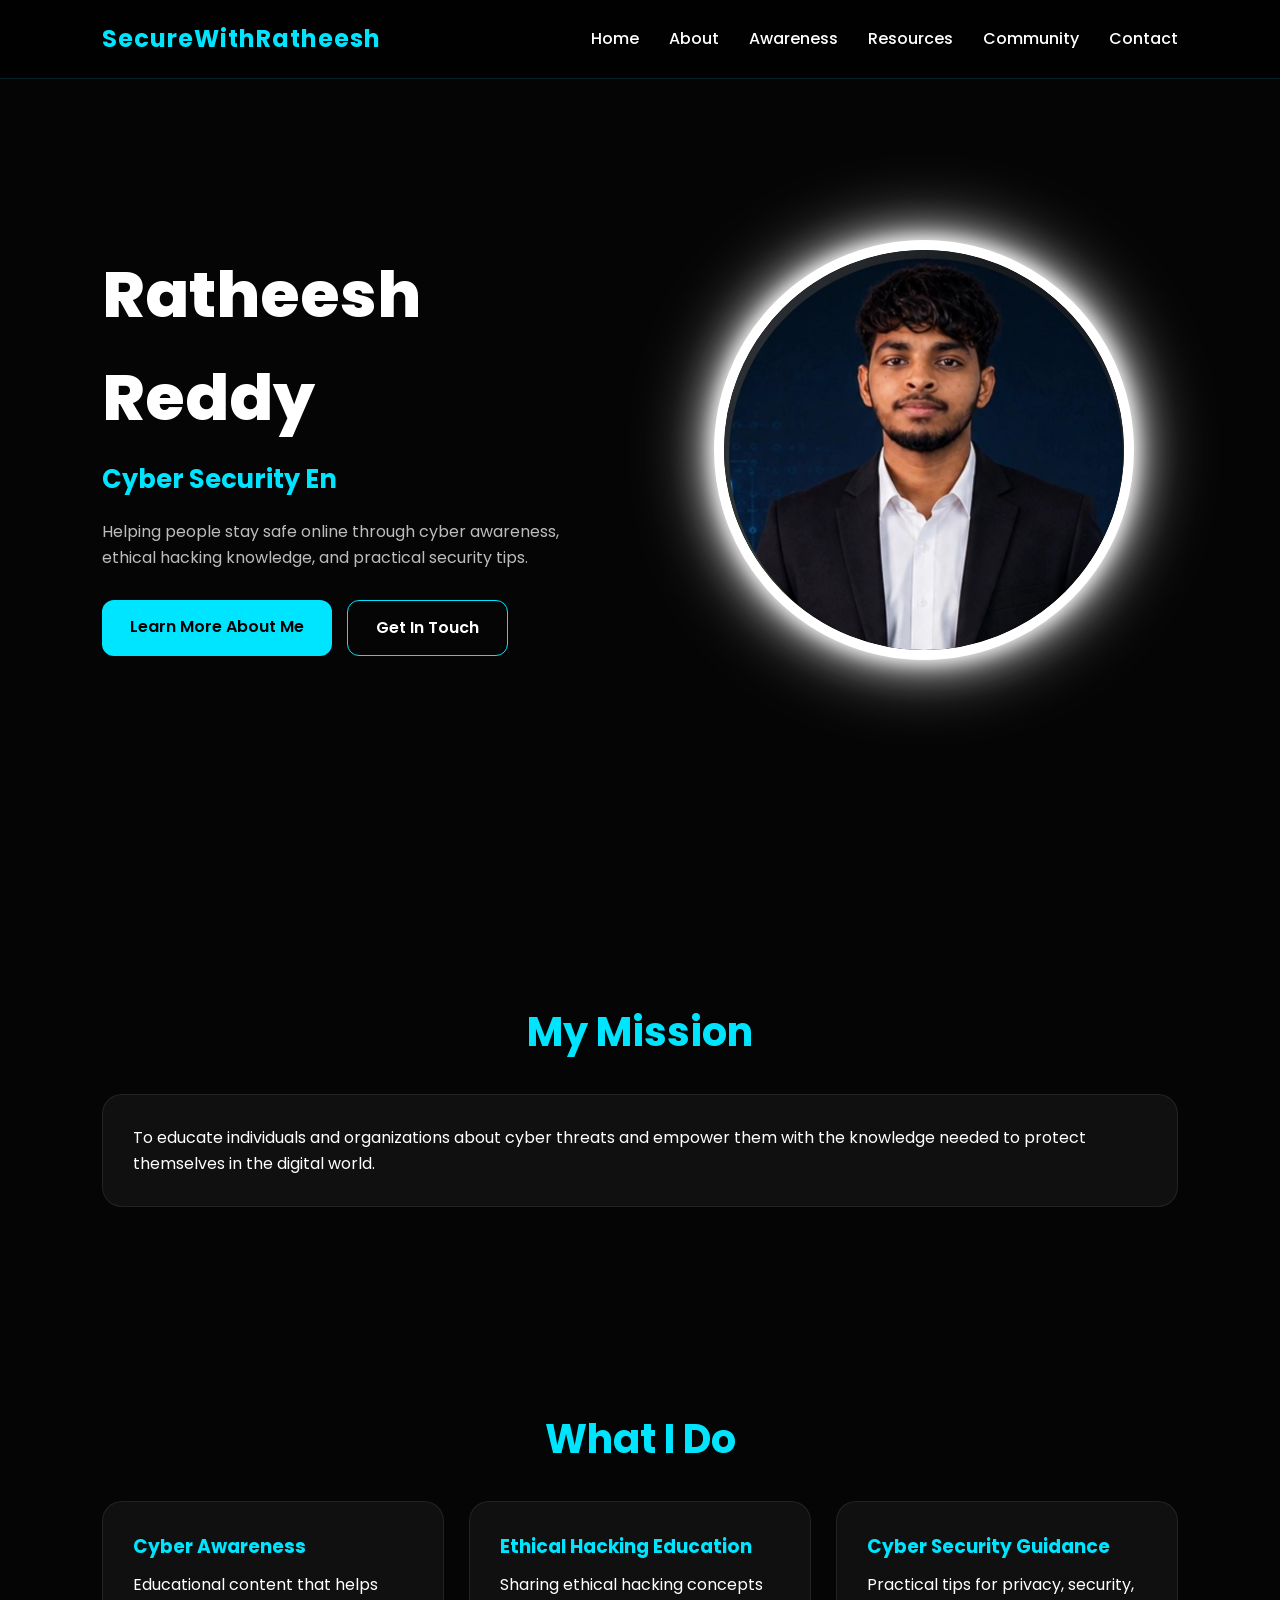
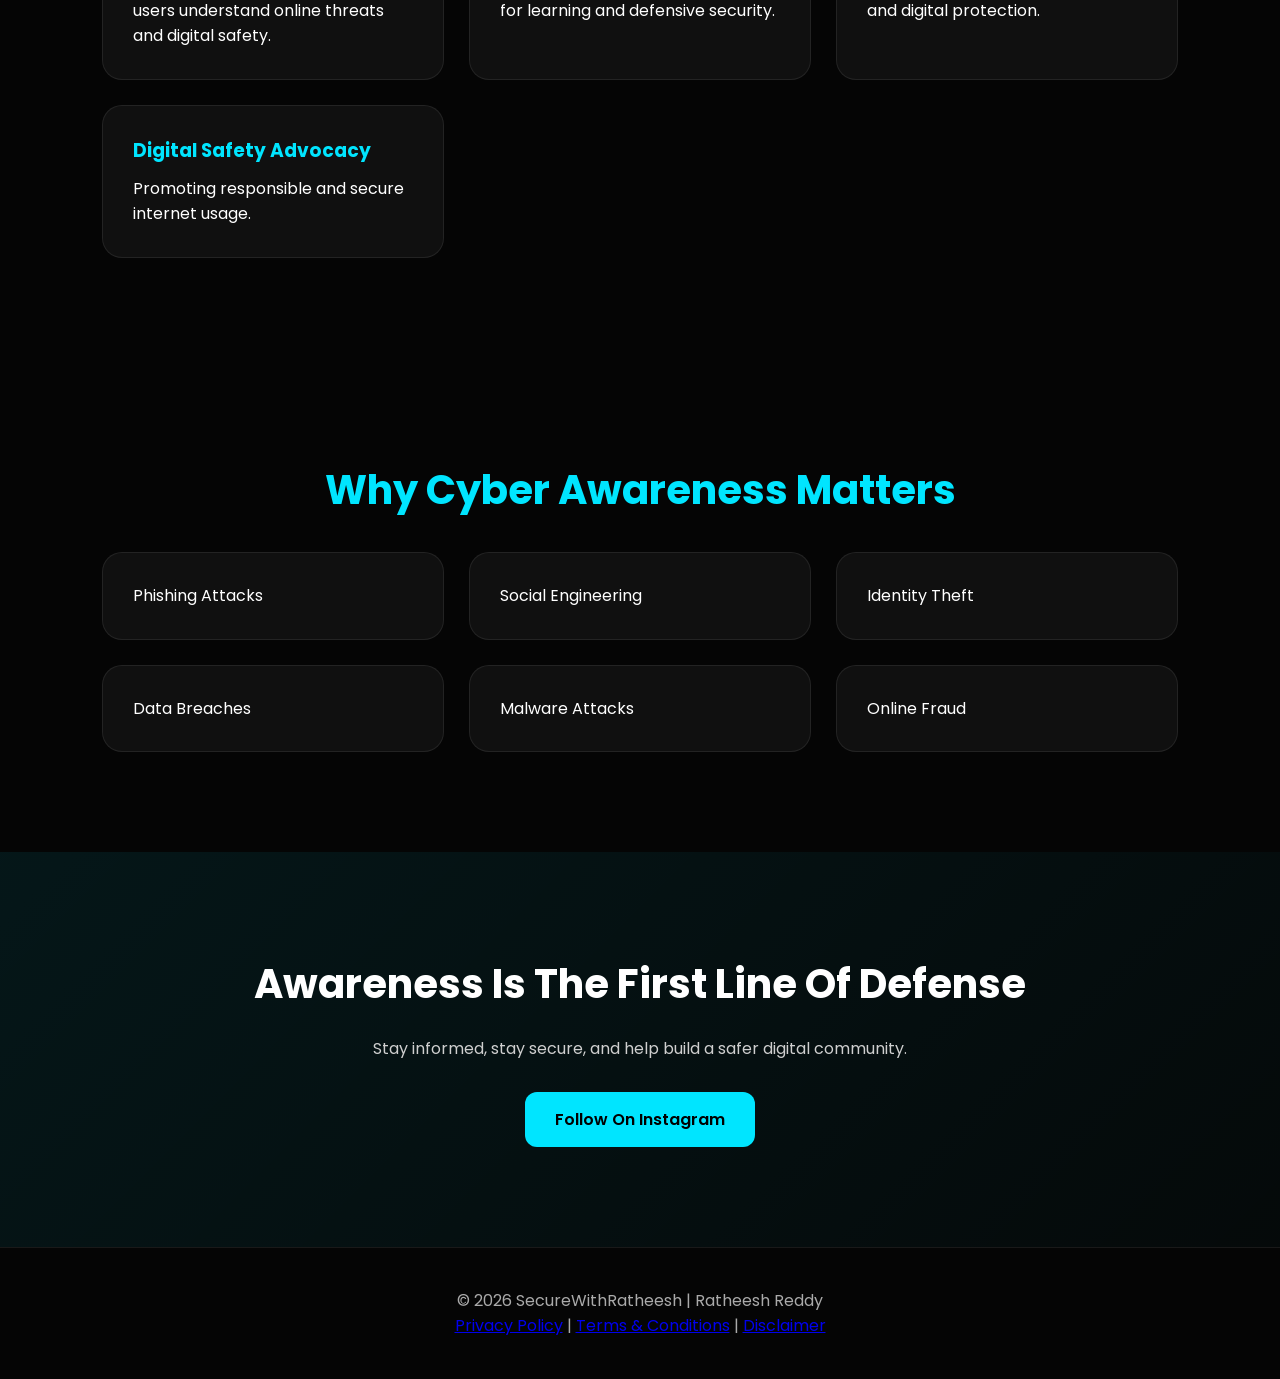
<file: index.html>
<!DOCTYPE html>
<html lang="en">

<head>
<title>SecureWithRatheesh | Cyber Awareness, Ethical Hacking & Digital Safety</title>
<meta charset="UTF-8">
<meta name="google-site-verification" content="TF-FRkK3mbq7GPeoUbkza_lDAkezLuw3ztNSl8lnGjQ" />
<meta name="viewport" content="width=device-width, initial-scale=1.0">
<meta name="theme-color" content="#00e5ff">
<!-- Google Analytics -->
<script async src="https://www.googletagmanager.com/gtag/js?id=G-C6TV0H4MZX"></script>
<script>
  window.dataLayer = window.dataLayer || [];
  function gtag(){dataLayer.push(arguments);}
  gtag('js', new Date());

  gtag('config', 'G-C6TV0H4MZX');
</script>
<title>SecureWithRatheesh | Cyber Awareness & Digital Safety</title>

<meta name="description" content="Helping people stay safe online through cyber awareness, ethical hacking knowledge, and practical security tips.">

<link rel="stylesheet" href="style.css">

<link href="https://fonts.googleapis.com/css2?family=Poppins:wght@300;400;500;600;700;800&display=swap" rel="stylesheet">
</head>

<body>

<!-- Navigation -->

<header>

<nav class="navbar">

<div class="logo">
SecureWithRatheesh
</div>
<div class="menu-toggle">☰</div>
<ul class="nav-links">

<li><a href="index.html">Home</a></li>

<li><a href="about.html">About</a></li>

<li><a href="awareness.html">Awareness</a></li>

<li><a href="resources.html">Resources</a></li>

<li><a href="community.html">Community</a></li>

<li><a href="contact.html">Contact</a></li>

</ul>

</nav>

</header>

<!-- Hero Section -->

<section class="hero">

<div class="hero-left">

<h1>
Ratheesh Reddy
</h1>

<h2 id="typing"></h2>

<p>

Helping people stay safe online through cyber awareness,
ethical hacking knowledge, and practical security tips.

</p>

<div class="hero-buttons">

<a href="about.html" class="btn-primary">
Learn More About Me
</a>

<a href="contact.html" class="btn-secondary">
Get In Touch
</a>

</div>

</div>

<div class="hero-right">
    <div class="profile-container">
        <img
            src="rr.jpg"
            alt="Ratheesh Reddy"
            class="profile-image">
    </div>
</div>
</section>

<!-- Mission -->

<section class="section">

<h2>My Mission</h2>

<div class="card">

<p>

To educate individuals and organizations about cyber threats
and empower them with the knowledge needed to protect
themselves in the digital world.

</p>

</div>

</section>

<!-- What I Do -->

<section class="section">

<h2>What I Do</h2>

<div class="grid">

<div class="card">

<h3>Cyber Awareness</h3>

<p>
Educational content that helps users understand
online threats and digital safety.
</p>

</div>

<div class="card">

<h3>Ethical Hacking Education</h3>

<p>
Sharing ethical hacking concepts for learning
and defensive security.
</p>

</div>

<div class="card">

<h3>Cyber Security Guidance</h3>

<p>
Practical tips for privacy, security,
and digital protection.
</p>

</div>

<div class="card">

<h3>Digital Safety Advocacy</h3>

<p>
Promoting responsible and secure internet usage.
</p>

</div>

</div>

</section>

<!-- Why Awareness Matters -->

<section class="section">

<h2>Why Cyber Awareness Matters</h2>

<div class="grid">

<div class="card">
Phishing Attacks
</div>

<div class="card">
Social Engineering
</div>

<div class="card">
Identity Theft
</div>

<div class="card">
Data Breaches
</div>

<div class="card">
Malware Attacks
</div>

<div class="card">
Online Fraud
</div>

</div>

</section>

<!-- CTA -->

<section class="cta">

<h2>
Awareness Is The First Line Of Defense
</h2>

<p>

Stay informed, stay secure, and help build
a safer digital community.

</p>

<button id="instagramBtn">

Follow On Instagram

</button>

</section>

<!-- Instagram Popup -->

<div id="instagramModal" class="modal">

<div class="modal-content">

<span class="close">&times;</span>

<h2>Before You Go</h2>

<p>

Join the SecureWithRatheesh community and stay
updated with cyber awareness tips, digital safety
guides, and ethical hacking education.

</p>

<a
href="https://instagram.com/securewithratheesh"
target="_blank"
class="btn-primary"
>

Follow @securewithratheesh

</a>

</div>

</div>

<!-- Footer -->

<footer>

<p>© 2026 SecureWithRatheesh | Ratheesh Reddy</p>

<p>
<a href="privacy.html">Privacy Policy</a> |
<a href="terms.html">Terms & Conditions</a> |
<a href="disclaimer.html">Disclaimer</a>
</p>

</footer>
<button id="topBtn" title="Go to top">
↑
</button>
<script src="script.js"></script>

</body>

</html>
</file>
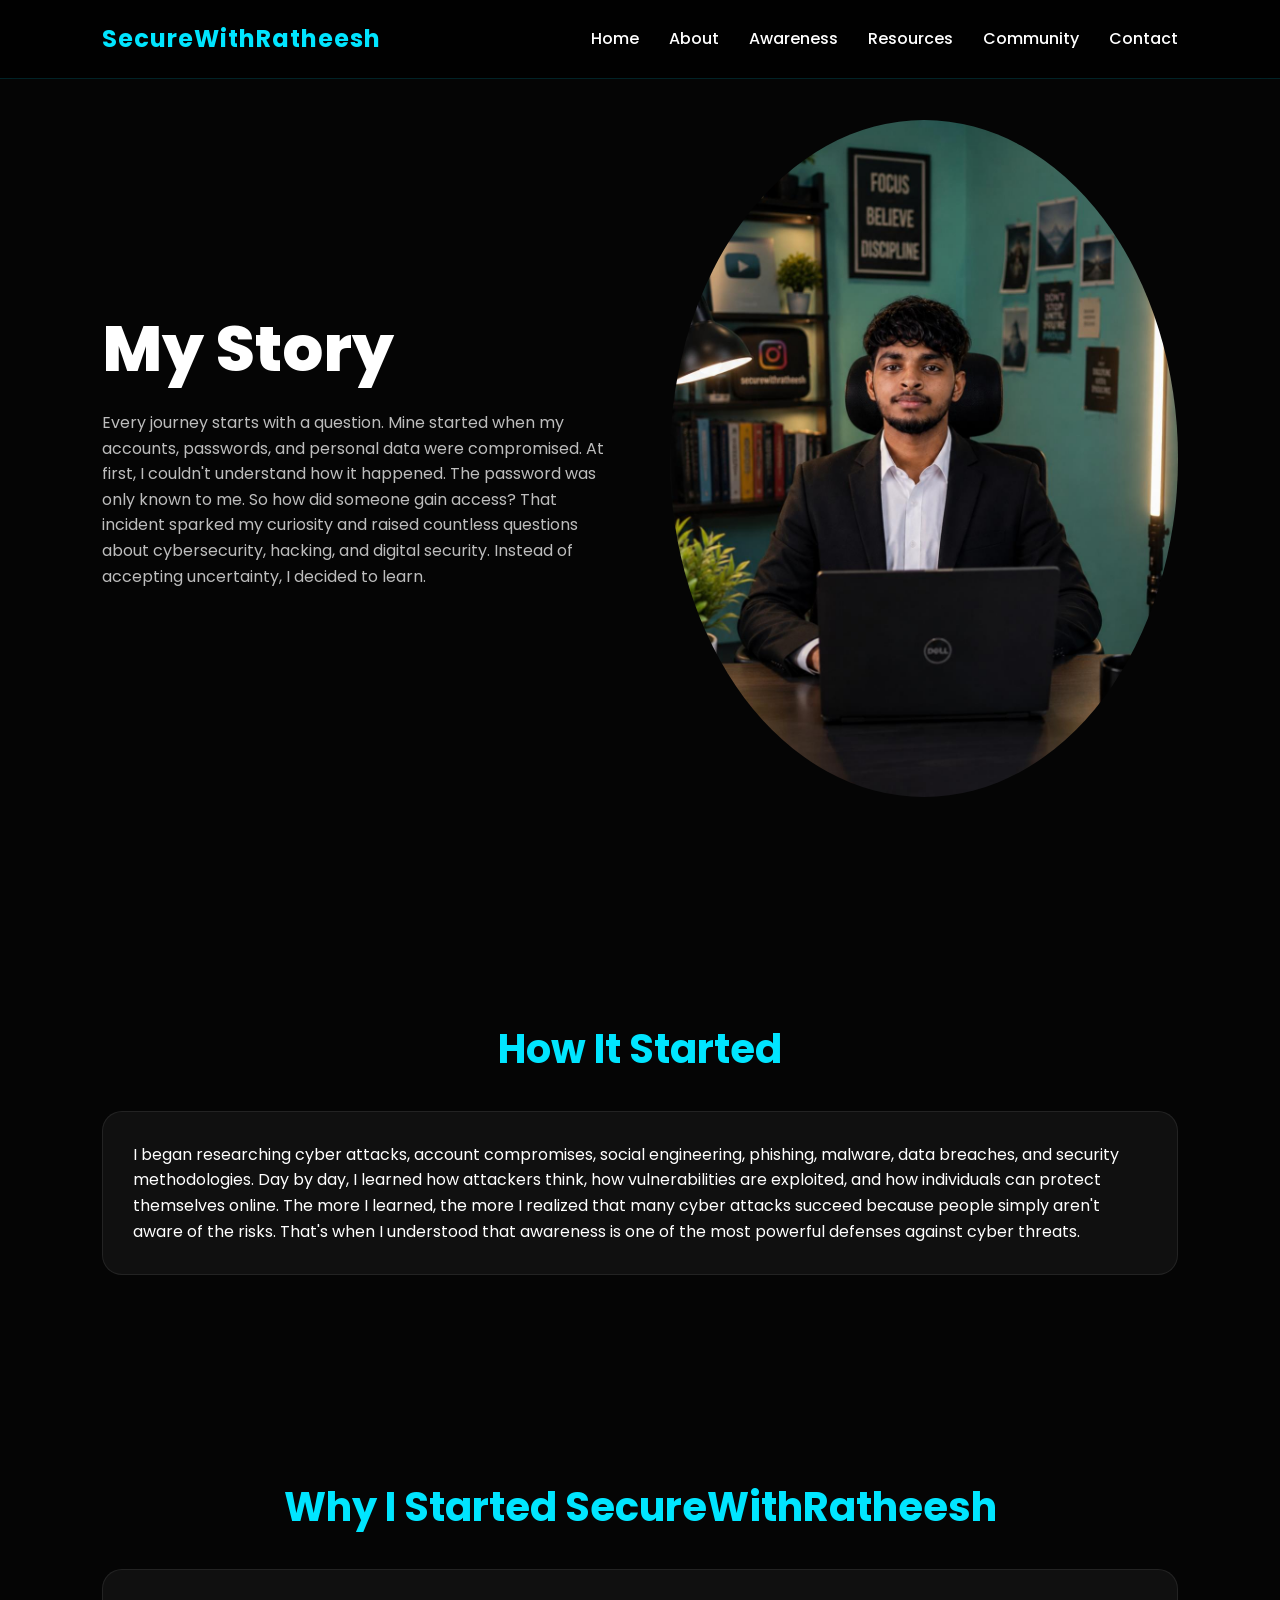
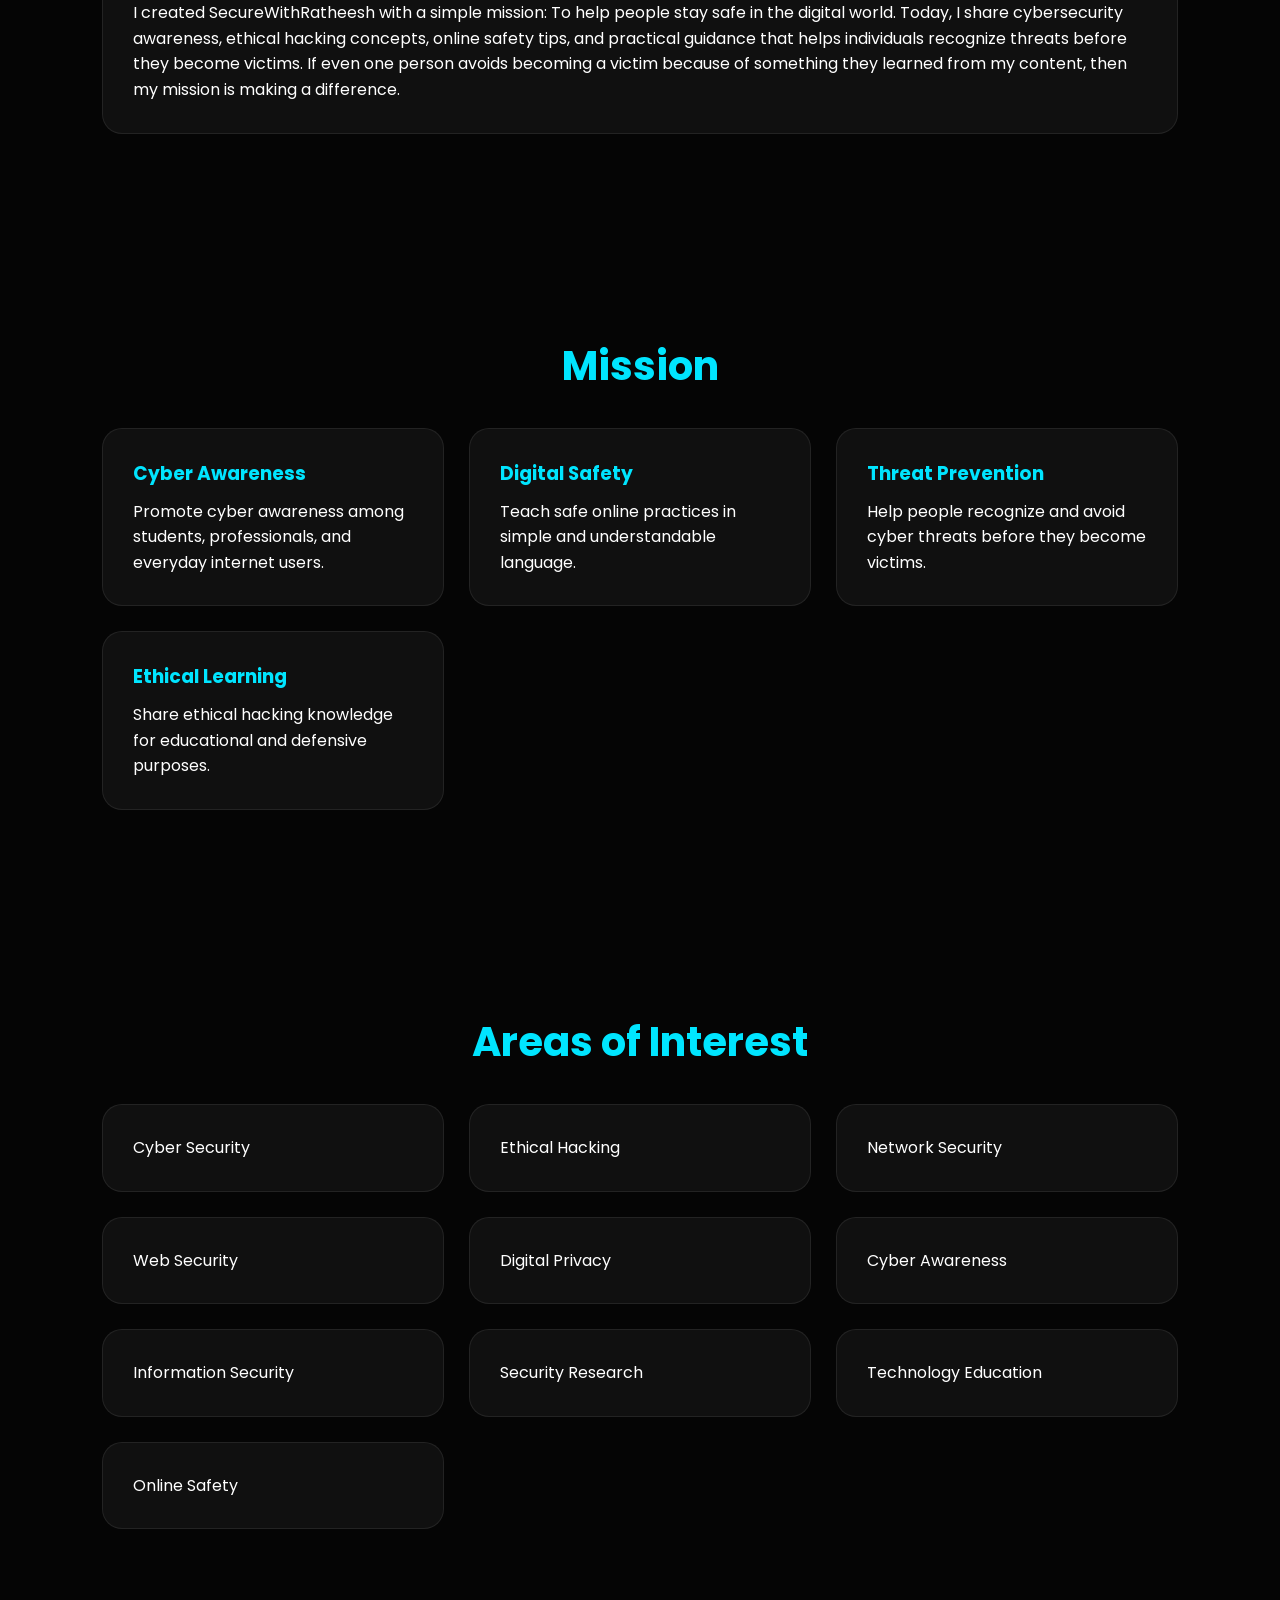
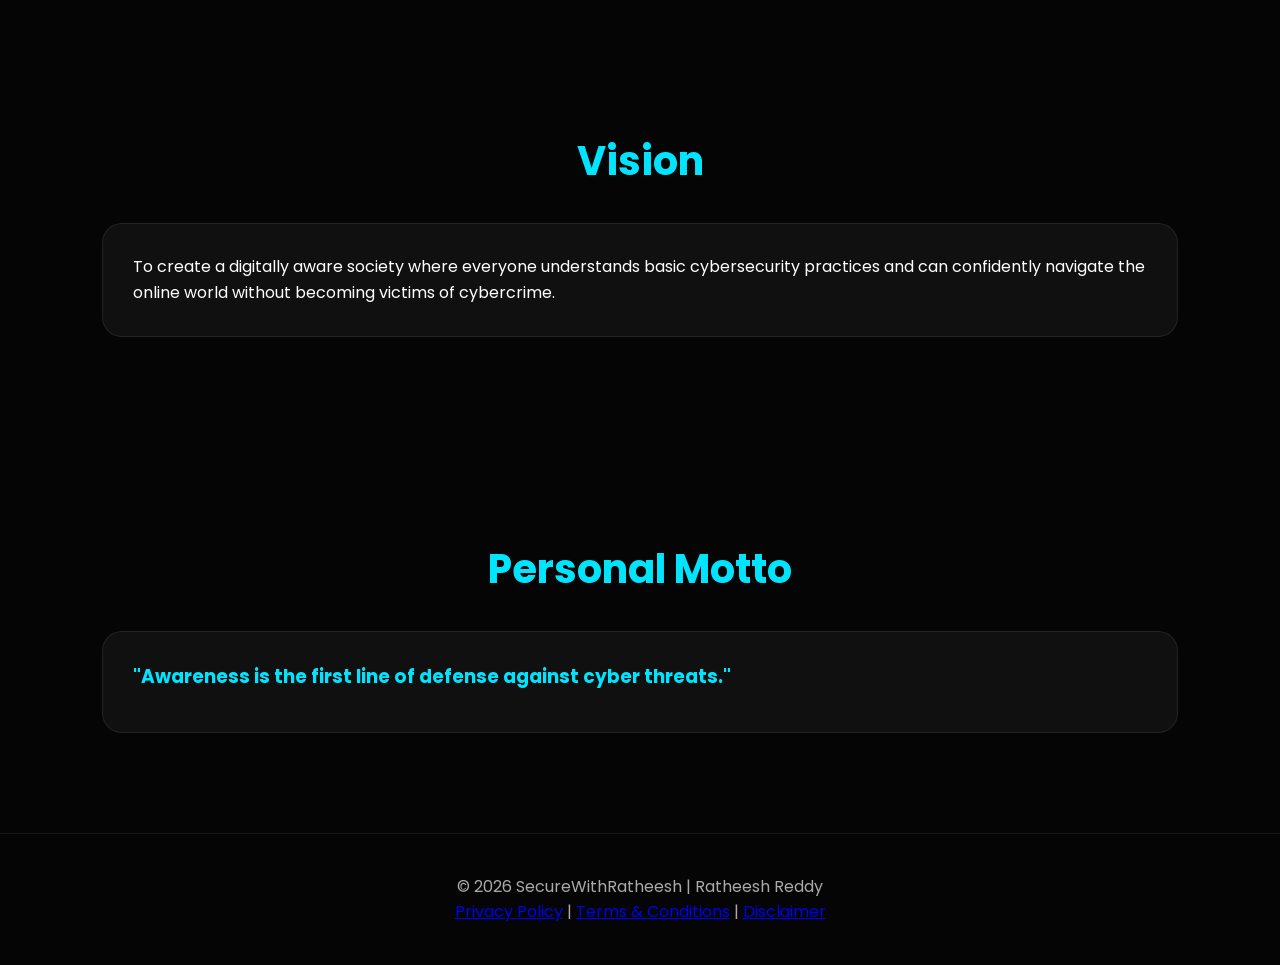
<file: about.html>
<!DOCTYPE html>
<html lang="en">

<head>
<title>About Ratheesh Reddy | Cybersecurity Enthusiast</title>

<meta name="description" content="Learn about Ratheesh Reddy, cybersecurity enthusiast and founder of SecureWithRatheesh.">
<meta charset="UTF-8">
<meta name="viewport" content="width=device-width, initial-scale=1.0">
<meta name="theme-color" content="#00e5ff">

<title>About | SecureWithRatheesh</title>

<link rel="stylesheet" href="style.css">

<link href="https://fonts.googleapis.com/css2?family=Poppins:wght@300;400;500;600;700;800&display=swap" rel="stylesheet">

</head>

<body>

<header>

<nav class="navbar">

<div class="logo">
SecureWithRatheesh
</div>
<div class="menu-toggle">☰</div>
<ul class="nav-links">

<li><a href="index.html">Home</a></li>

<li><a href="about.html">About</a></li>

<li><a href="awareness.html">Awareness</a></li>

<li><a href="resources.html">Resources</a></li>

<li><a href="community.html">Community</a></li>

<li><a href="contact.html">Contact</a></li>

</ul>
</nav>

</header>

<section class="hero" style="min-height:60vh;">

<div class="hero-left">

<h1>My Story</h1>

<p>

Every journey starts with a question.

Mine started when my accounts, passwords, and personal data
were compromised.

At first, I couldn't understand how it happened.

The password was only known to me.

So how did someone gain access?

That incident sparked my curiosity and raised countless questions about cybersecurity, hacking, and digital security.

Instead of accepting uncertainty, I decided to learn.

</p>

</div>

<div class="hero-right">

<img
src="swr.jpg"
alt="Ratheesh Reddy"
class="profile-image"
>

</div>

</section>

<section class="section">

<h2>How It Started</h2>

<div class="card">

<p>

I began researching cyber attacks, account compromises,
social engineering, phishing, malware, data breaches,
and security methodologies.

Day by day, I learned how attackers think,
how vulnerabilities are exploited,
and how individuals can protect themselves online.

The more I learned,
the more I realized that many cyber attacks succeed
because people simply aren't aware of the risks.

That's when I understood that awareness is one of the most powerful defenses against cyber threats.

</p>

</div>

</section>

<section class="section">

<h2>Why I Started SecureWithRatheesh</h2>

<div class="card">

<p>

I created SecureWithRatheesh with a simple mission:

To help people stay safe in the digital world.

Today, I share cybersecurity awareness,
ethical hacking concepts,
online safety tips,
and practical guidance that helps individuals recognize threats before they become victims.

If even one person avoids becoming a victim because of something they learned from my content,
then my mission is making a difference.

</p>

</div>

</section>

<section class="section">

<h2>Mission</h2>

<div class="grid">

<div class="card">

<h3>Cyber Awareness</h3>

<p>

Promote cyber awareness among students,
professionals,
and everyday internet users.

</p>

</div>

<div class="card">

<h3>Digital Safety</h3>

<p>

Teach safe online practices in simple and understandable language.

</p>

</div>

<div class="card">

<h3>Threat Prevention</h3>

<p>

Help people recognize and avoid cyber threats before they become victims.

</p>

</div>

<div class="card">

<h3>Ethical Learning</h3>

<p>

Share ethical hacking knowledge for educational and defensive purposes.

</p>

</div>

</div>

</section>

<section class="section">

<h2>Areas of Interest</h2>

<div class="grid">

<div class="card">Cyber Security</div>

<div class="card">Ethical Hacking</div>

<div class="card">Network Security</div>

<div class="card">Web Security</div>

<div class="card">Digital Privacy</div>

<div class="card">Cyber Awareness</div>

<div class="card">Information Security</div>

<div class="card">Security Research</div>

<div class="card">Technology Education</div>

<div class="card">Online Safety</div>

</div>

</section>

<section class="section">

<h2>Vision</h2>

<div class="card">

<p>

To create a digitally aware society where everyone understands basic cybersecurity practices and can confidently navigate the online world without becoming victims of cybercrime.

</p>

</div>

</section>

<section class="section">

<h2>Personal Motto</h2>

<div class="card">

<h3>

"Awareness is the first line of defense against cyber threats."

</h3>

</div>

</section>

<footer>

<p>© 2026 SecureWithRatheesh | Ratheesh Reddy</p>

<p>
<a href="privacy.html">Privacy Policy</a> |
<a href="terms.html">Terms & Conditions</a> |
<a href="disclaimer.html">Disclaimer</a>
</p>

</footer>

<button id="topBtn" title="Go to top">
↑
</button>

<script src="script.js"></script>

</body>

</html>
</file>
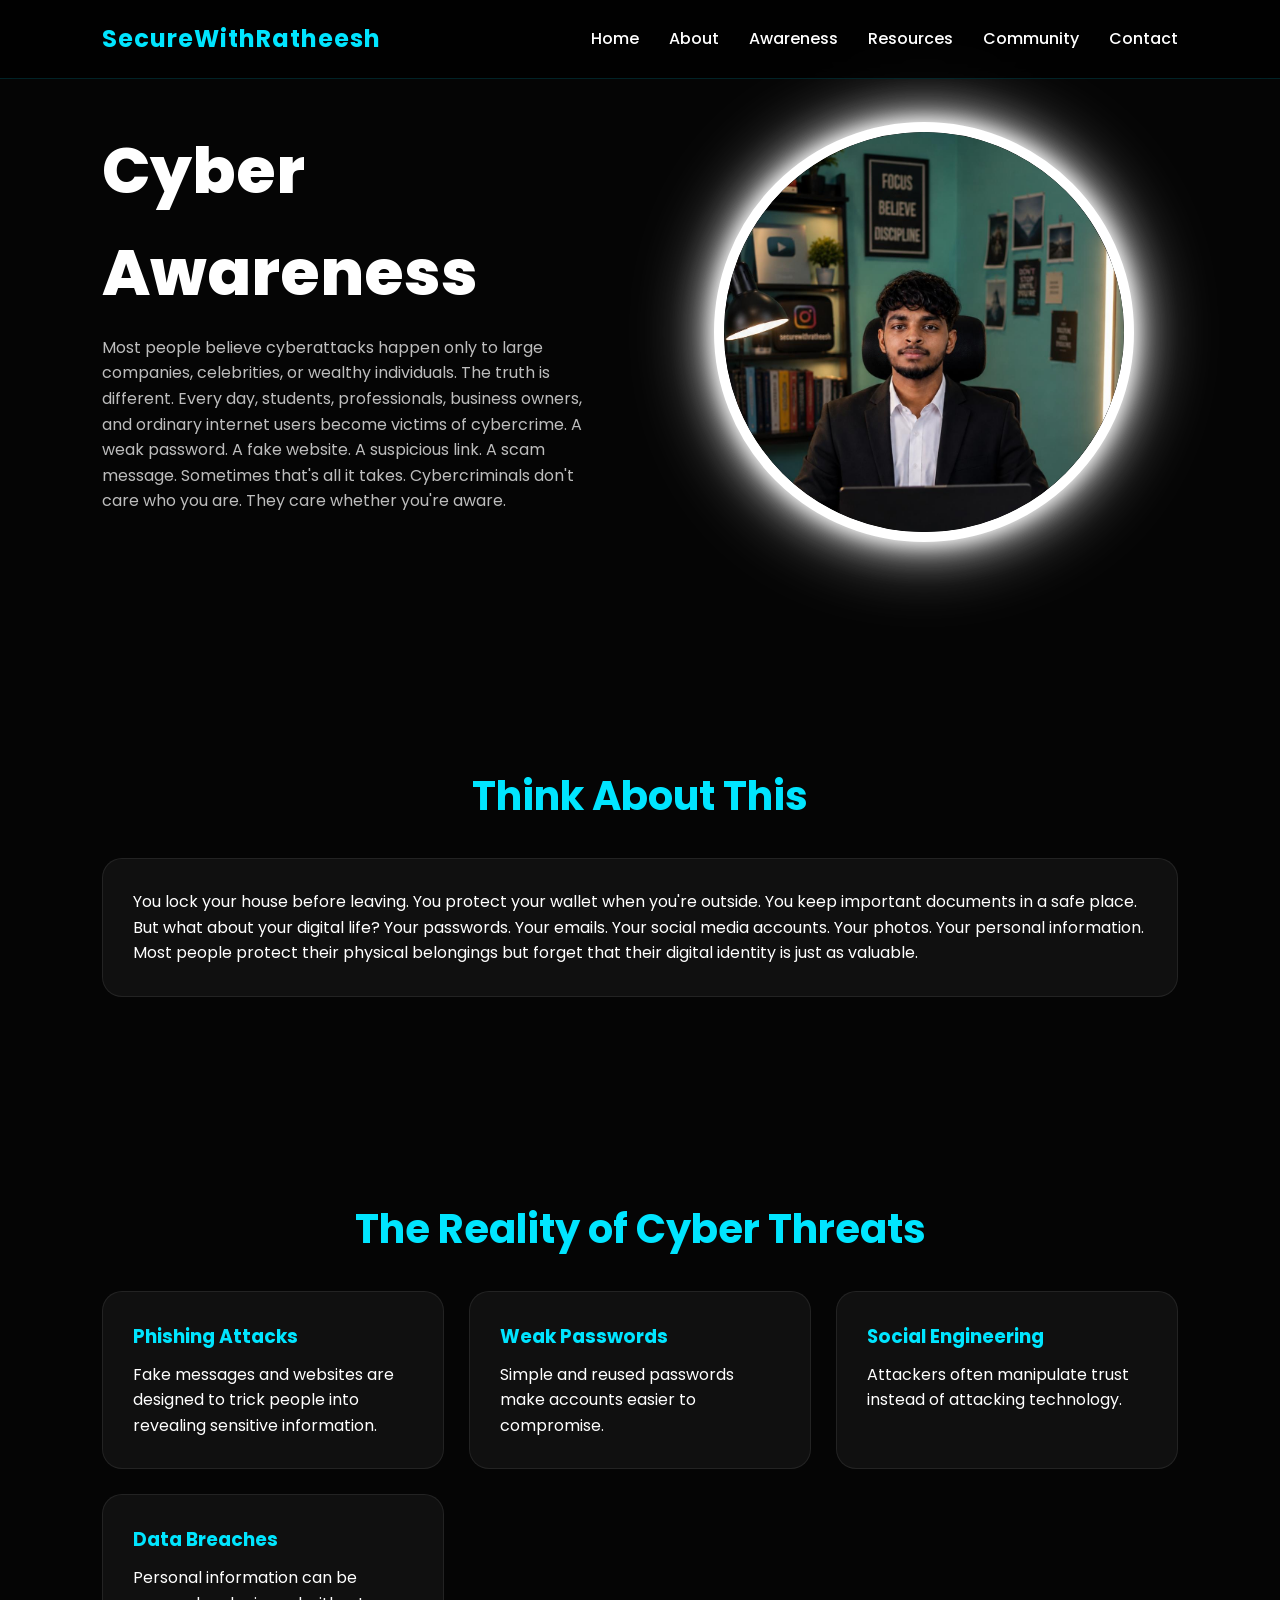
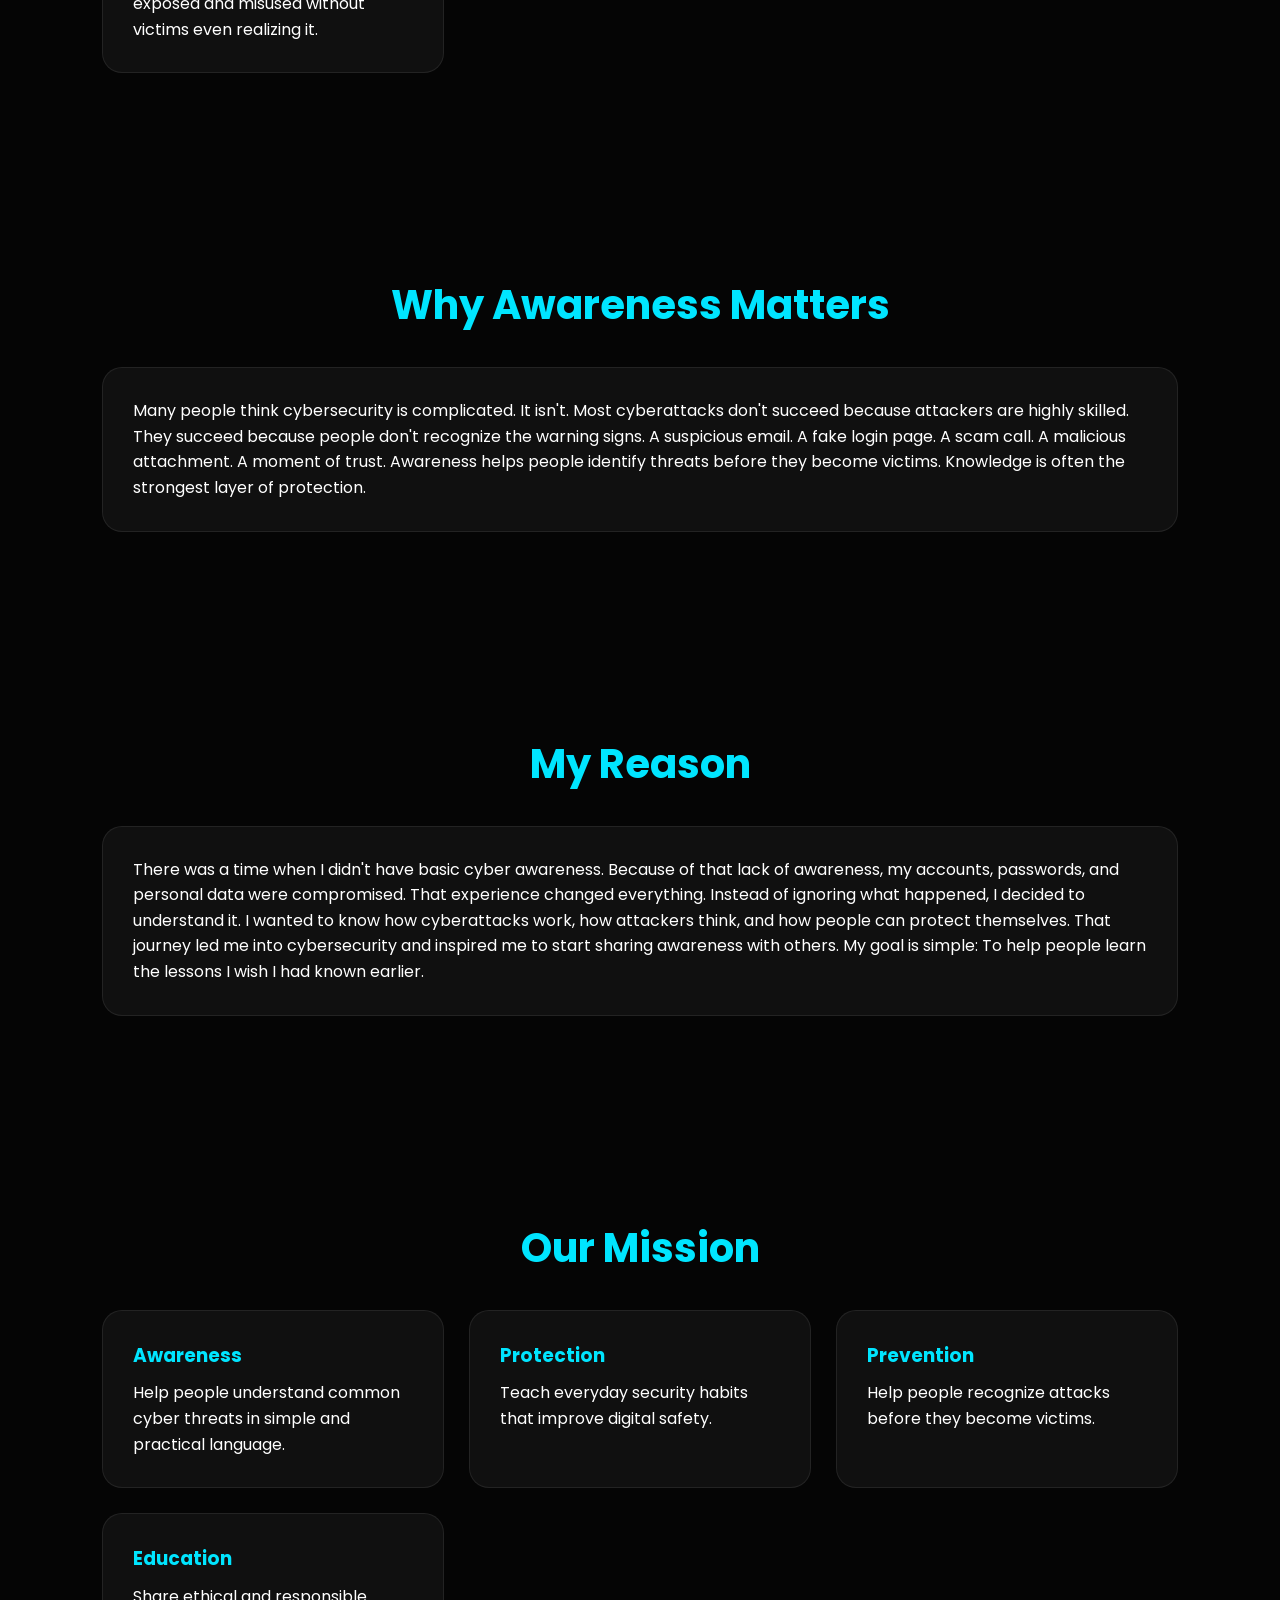
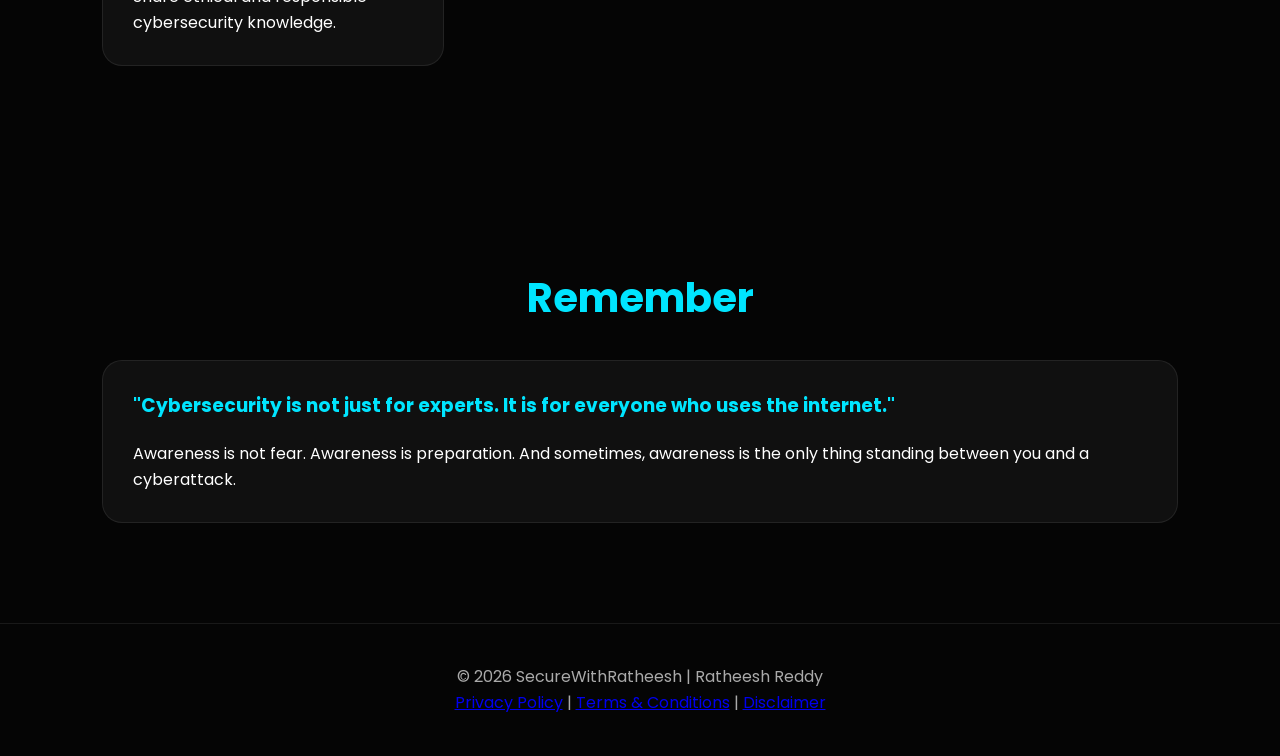
<file: awareness.html>
<!DOCTYPE html>
<html lang="en">

<head>
<title>Cyber Awareness Guides | SecureWithRatheesh</title>
<meta charset="UTF-8">
<meta name="viewport" content="width=device-width, initial-scale=1.0">
<meta name="theme-color" content="#00e5ff">

<title>Cyber Awareness | SecureWithRatheesh</title>

<link rel="stylesheet" href="style.css">

<link href="https://fonts.googleapis.com/css2?family=Poppins:wght@300;400;500;600;700;800&display=swap" rel="stylesheet">

</head>

<body>

<header>

<nav class="navbar">

<div class="logo">
SecureWithRatheesh
</div>

<div class="menu-toggle">☰</div>

<ul class="nav-links">

<li><a href="index.html">Home</a></li>
<li><a href="about.html">About</a></li>
<li><a href="awareness.html">Awareness</a></li>
<li><a href="resources.html">Resources</a></li>
<li><a href="community.html">Community</a></li>
<li><a href="contact.html">Contact</a></li>

</ul>

</nav>

</header>

<section class="hero" style="min-height:60vh;">

<div class="hero-left">

<h1>Cyber Awareness</h1>

<p>

Most people believe cyberattacks happen only to large companies, celebrities, or wealthy individuals.

The truth is different.

Every day, students, professionals, business owners, and ordinary internet users become victims of cybercrime.

A weak password.

A fake website.

A suspicious link.

A scam message.

Sometimes that's all it takes.

Cybercriminals don't care who you are.

They care whether you're aware.

</p>

</div>

<div class="hero-right">

<div class="profile-container">

<img
src="swr.jpg"
alt="Ratheesh Reddy"
class="profile-image"
>

</div>

</div>

</section>

<section class="section">

<h2>Think About This</h2>

<div class="card">

<p>

You lock your house before leaving.

You protect your wallet when you're outside.

You keep important documents in a safe place.

But what about your digital life?

Your passwords.

Your emails.

Your social media accounts.

Your photos.

Your personal information.

Most people protect their physical belongings but forget that their digital identity is just as valuable.

</p>

</div>

</section>

<section class="section">

<h2>The Reality of Cyber Threats</h2>

<div class="grid">

<div class="card">

<h3>Phishing Attacks</h3>

<p>

Fake messages and websites are designed to trick people into revealing sensitive information.

</p>

</div>

<div class="card">

<h3>Weak Passwords</h3>

<p>

Simple and reused passwords make accounts easier to compromise.

</p>

</div>

<div class="card">

<h3>Social Engineering</h3>

<p>

Attackers often manipulate trust instead of attacking technology.

</p>

</div>

<div class="card">

<h3>Data Breaches</h3>

<p>

Personal information can be exposed and misused without victims even realizing it.

</p>

</div>

</div>

</section>

<section class="section">

<h2>Why Awareness Matters</h2>

<div class="card">

<p>

Many people think cybersecurity is complicated.

It isn't.

Most cyberattacks don't succeed because attackers are highly skilled.

They succeed because people don't recognize the warning signs.

A suspicious email.

A fake login page.

A scam call.

A malicious attachment.

A moment of trust.

Awareness helps people identify threats before they become victims.

Knowledge is often the strongest layer of protection.

</p>

</div>

</section>

<section class="section">

<h2>My Reason</h2>

<div class="card">

<p>

There was a time when I didn't have basic cyber awareness.

Because of that lack of awareness, my accounts, passwords, and personal data were compromised.

That experience changed everything.

Instead of ignoring what happened, I decided to understand it.

I wanted to know how cyberattacks work, how attackers think, and how people can protect themselves.

That journey led me into cybersecurity and inspired me to start sharing awareness with others.

My goal is simple:

To help people learn the lessons I wish I had known earlier.

</p>

</div>

</section>

<section class="section">

<h2>Our Mission</h2>

<div class="grid">

<div class="card">

<h3>Awareness</h3>

<p>

Help people understand common cyber threats in simple and practical language.

</p>

</div>

<div class="card">

<h3>Protection</h3>

<p>

Teach everyday security habits that improve digital safety.

</p>

</div>

<div class="card">

<h3>Prevention</h3>

<p>

Help people recognize attacks before they become victims.

</p>

</div>

<div class="card">

<h3>Education</h3>

<p>

Share ethical and responsible cybersecurity knowledge.

</p>

</div>

</div>

</section>

<section class="section">

<h2>Remember</h2>

<div class="card">

<h3>

"Cybersecurity is not just for experts. It is for everyone who uses the internet."

</h3>

<p style="margin-top:20px;">

Awareness is not fear.

Awareness is preparation.

And sometimes, awareness is the only thing standing between you and a cyberattack.

</p>

</div>

</section>

<footer>

<p>© 2026 SecureWithRatheesh | Ratheesh Reddy</p>

<p>
<a href="privacy.html">Privacy Policy</a> |
<a href="terms.html">Terms & Conditions</a> |
<a href="disclaimer.html">Disclaimer</a>
</p>

</footer>

<button id="topBtn" title="Go to top">
↑
</button>

<script src="script.js"></script>

</body>

</html>
</file>
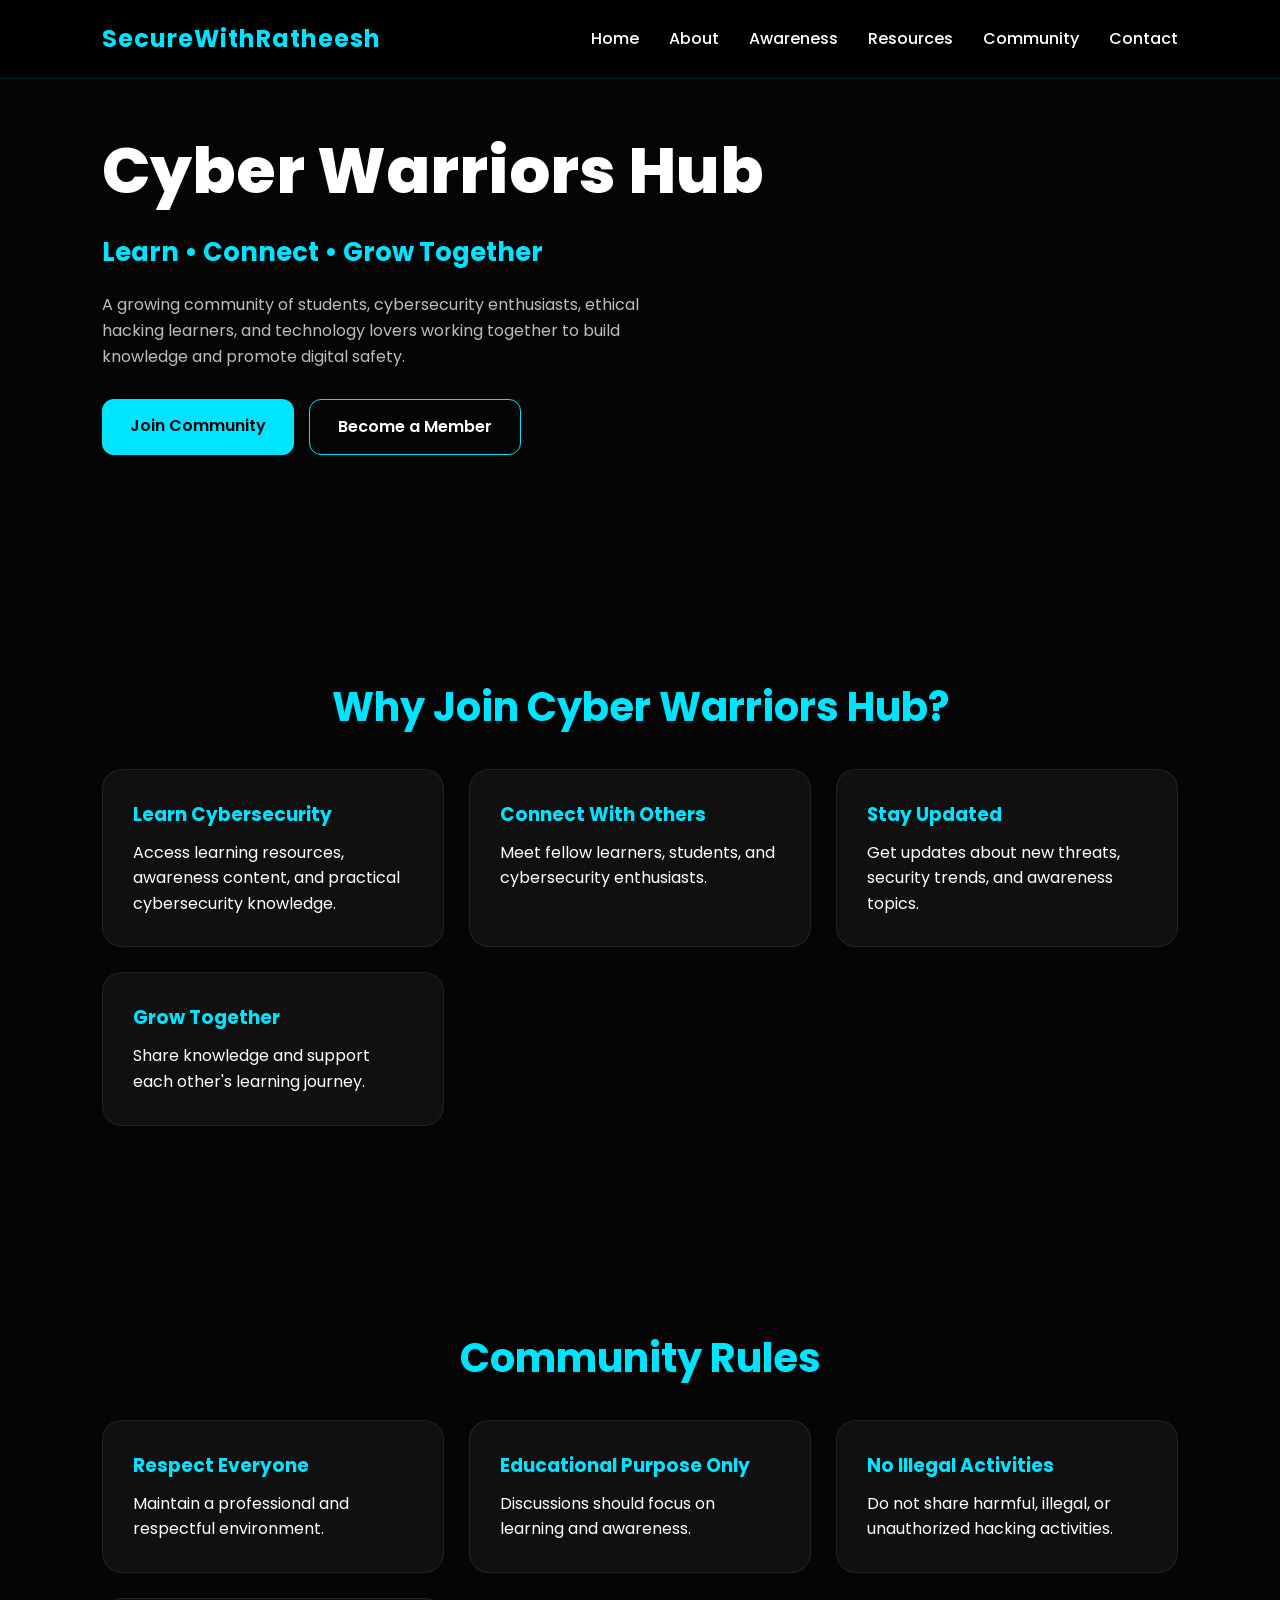
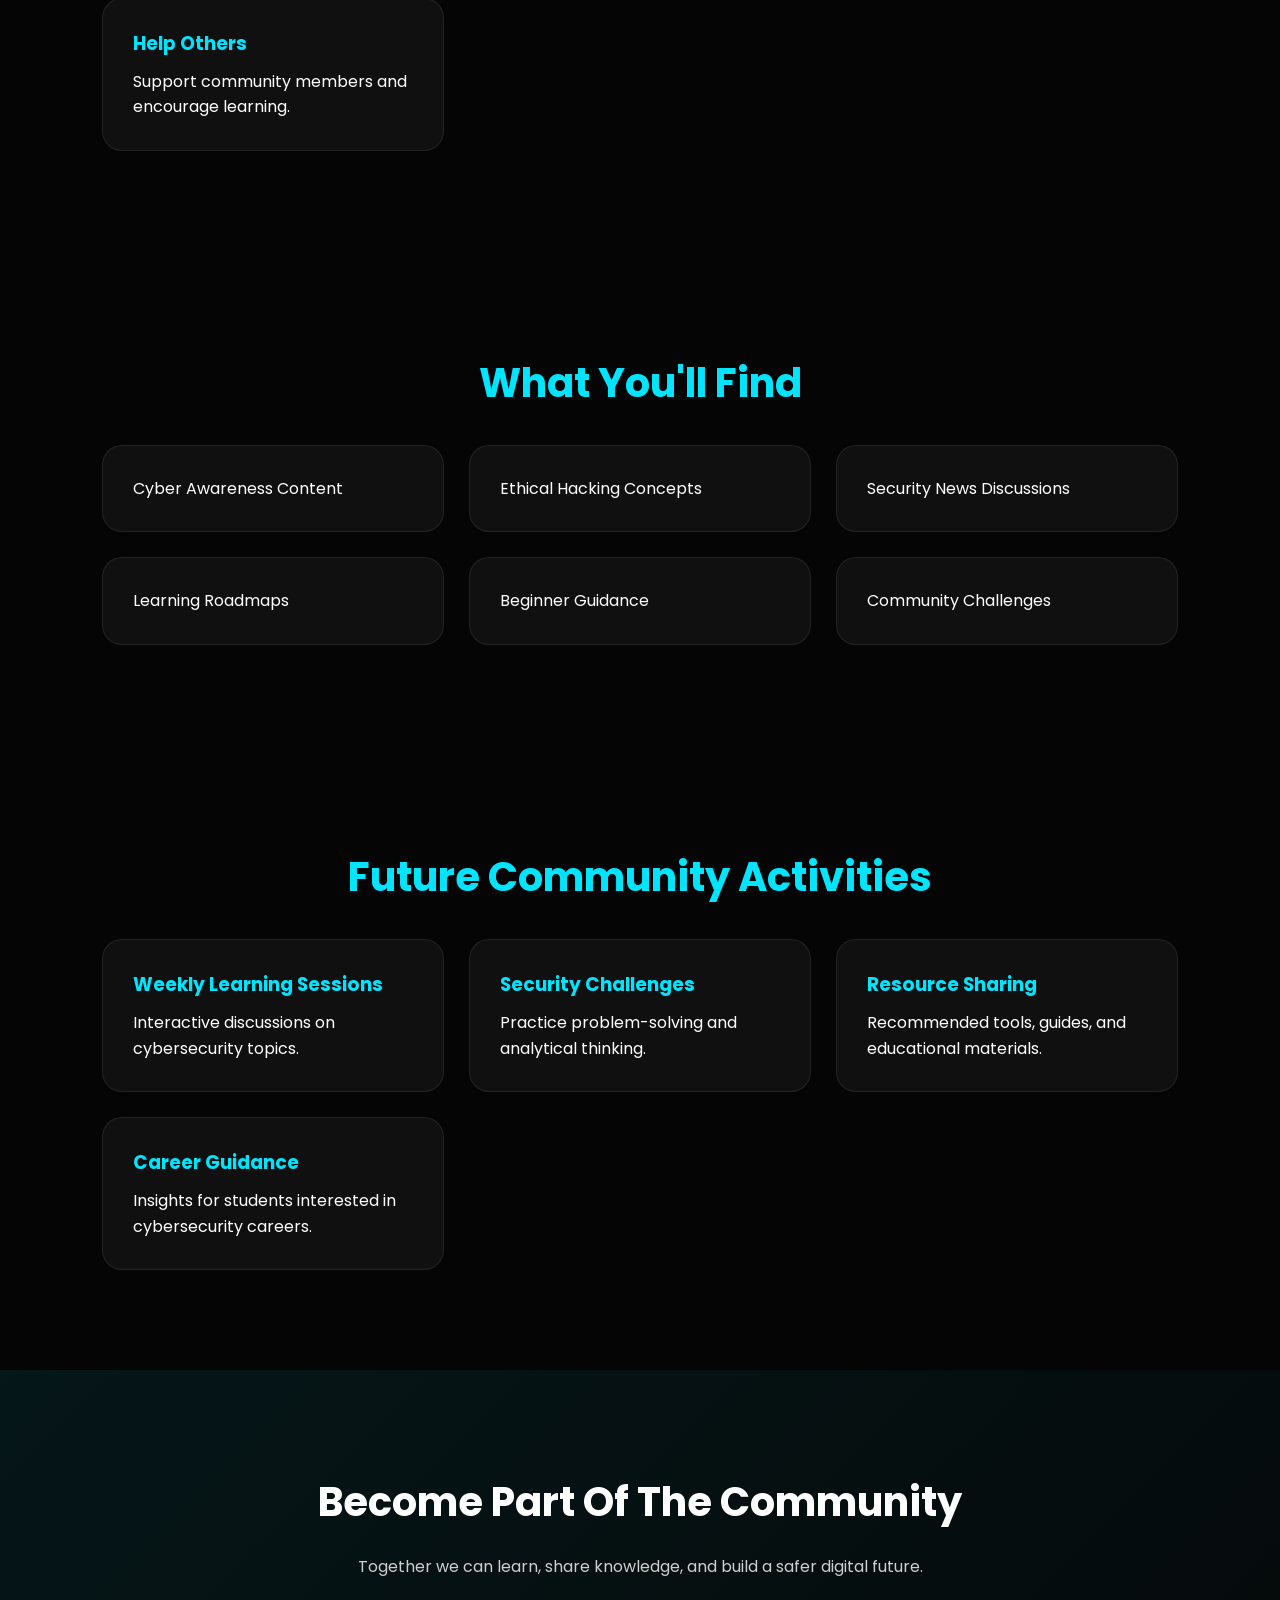
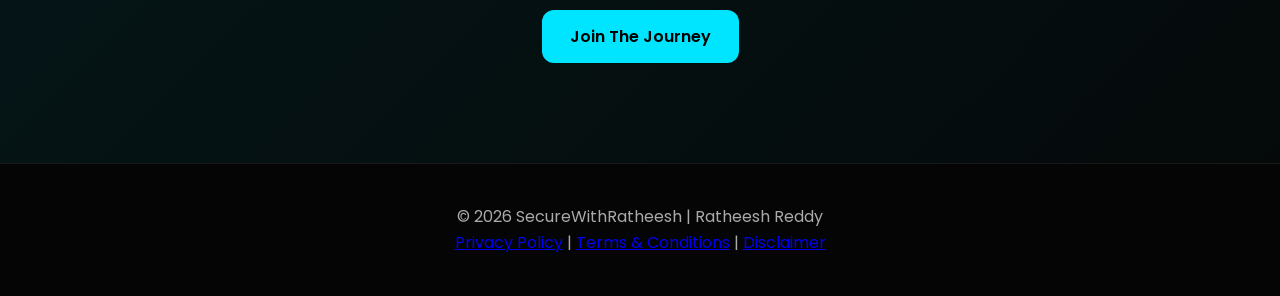
<file: community.html>
<!DOCTYPE html>
<html lang="en">

<head>
<title>Cybersecurity Community | SecureWithRatheesh</title>
<meta charset="UTF-8">
<meta name="viewport" content="width=device-width, initial-scale=1.0">
<meta name="theme-color" content="#00e5ff">

<title>Cyber Warriors Hub | SecureWithRatheesh</title>

<meta name="description" content="Join Cyber Warriors Hub - A community for cybersecurity enthusiasts, ethical hacking learners, and digital safety advocates.">

<meta name="keywords" content="Cybersecurity Community, Ethical Hacking, Cyber Awareness, Security Learning">

<meta name="author" content="Ratheesh Reddy">

<link rel="stylesheet" href="style.css">

<link href="https://fonts.googleapis.com/css2?family=Poppins:wght@300;400;500;600;700;800&display=swap" rel="stylesheet">

</head>

<body>

<header>

<nav class="navbar">

<div class="logo">
SecureWithRatheesh
</div>
<div class="menu-toggle">☰</div>
<ul class="nav-links">

<li><a href="index.html">Home</a></li>

<li><a href="about.html">About</a></li>

<li><a href="awareness.html">Awareness</a></li>

<li><a href="resources.html">Resources</a></li>

<li><a href="community.html">Community</a></li>

<li><a href="contact.html">Contact</a></li>

</ul>

</nav>

</header>

<section class="hero" style="min-height:60vh;">

<div class="hero-left">

<h1>Cyber Warriors Hub</h1>

<h2>Learn • Connect • Grow Together</h2>

<p>

A growing community of students, cybersecurity enthusiasts,
ethical hacking learners, and technology lovers working together
to build knowledge and promote digital safety.

</p>

<div class="hero-buttons">

<a href="#" class="btn-primary">
Join Community
</a>

<a href="contact.html" class="btn-secondary">
Become a Member
</a>

</div>

</div>

</section>

<section class="section">

<h2>Why Join Cyber Warriors Hub?</h2>

<div class="grid">

<div class="card">

<h3>Learn Cybersecurity</h3>

<p>

Access learning resources, awareness content,
and practical cybersecurity knowledge.

</p>

</div>

<div class="card">

<h3>Connect With Others</h3>

<p>

Meet fellow learners, students,
and cybersecurity enthusiasts.

</p>

</div>

<div class="card">

<h3>Stay Updated</h3>

<p>

Get updates about new threats,
security trends, and awareness topics.

</p>

</div>

<div class="card">

<h3>Grow Together</h3>

<p>

Share knowledge and support each other's learning journey.

</p>

</div>

</div>

</section>

<section class="section">

<h2>Community Rules</h2>

<div class="grid">

<div class="card">

<h3>Respect Everyone</h3>

<p>

Maintain a professional and respectful environment.

</p>

</div>

<div class="card">

<h3>Educational Purpose Only</h3>

<p>

Discussions should focus on learning and awareness.

</p>

</div>

<div class="card">

<h3>No Illegal Activities</h3>

<p>

Do not share harmful, illegal,
or unauthorized hacking activities.

</p>

</div>

<div class="card">

<h3>Help Others</h3>

<p>

Support community members and encourage learning.

</p>

</div>

</div>

</section>

<section class="section">

<h2>What You'll Find</h2>

<div class="grid">

<div class="card">
Cyber Awareness Content
</div>

<div class="card">
Ethical Hacking Concepts
</div>

<div class="card">
Security News Discussions
</div>

<div class="card">
Learning Roadmaps
</div>

<div class="card">
Beginner Guidance
</div>

<div class="card">
Community Challenges
</div>

</div>

</section>

<section class="section">

<h2>Future Community Activities</h2>

<div class="grid">

<div class="card">

<h3>Weekly Learning Sessions</h3>

<p>

Interactive discussions on cybersecurity topics.

</p>

</div>

<div class="card">

<h3>Security Challenges</h3>

<p>

Practice problem-solving and analytical thinking.

</p>

</div>

<div class="card">

<h3>Resource Sharing</h3>

<p>

Recommended tools, guides,
and educational materials.

</p>

</div>

<div class="card">

<h3>Career Guidance</h3>

<p>

Insights for students interested in cybersecurity careers.

</p>

</div>

</div>

</section>

<section class="cta">

<h2>

Become Part Of The Community

</h2>

<p>

Together we can learn,
share knowledge,
and build a safer digital future.

</p>

<a href="contact.html" class="btn-primary">

Join The Journey

</a>

</section>

<footer>

<p>© 2026 SecureWithRatheesh | Ratheesh Reddy</p>

<p>
<a href="privacy.html">Privacy Policy</a> |
<a href="terms.html">Terms & Conditions</a> |
<a href="disclaimer.html">Disclaimer</a>
</p>

</footer>
<button id="topBtn" title="Go to top">
↑
</button>

<script src="script.js"></script>

</body>

</html>
</file>
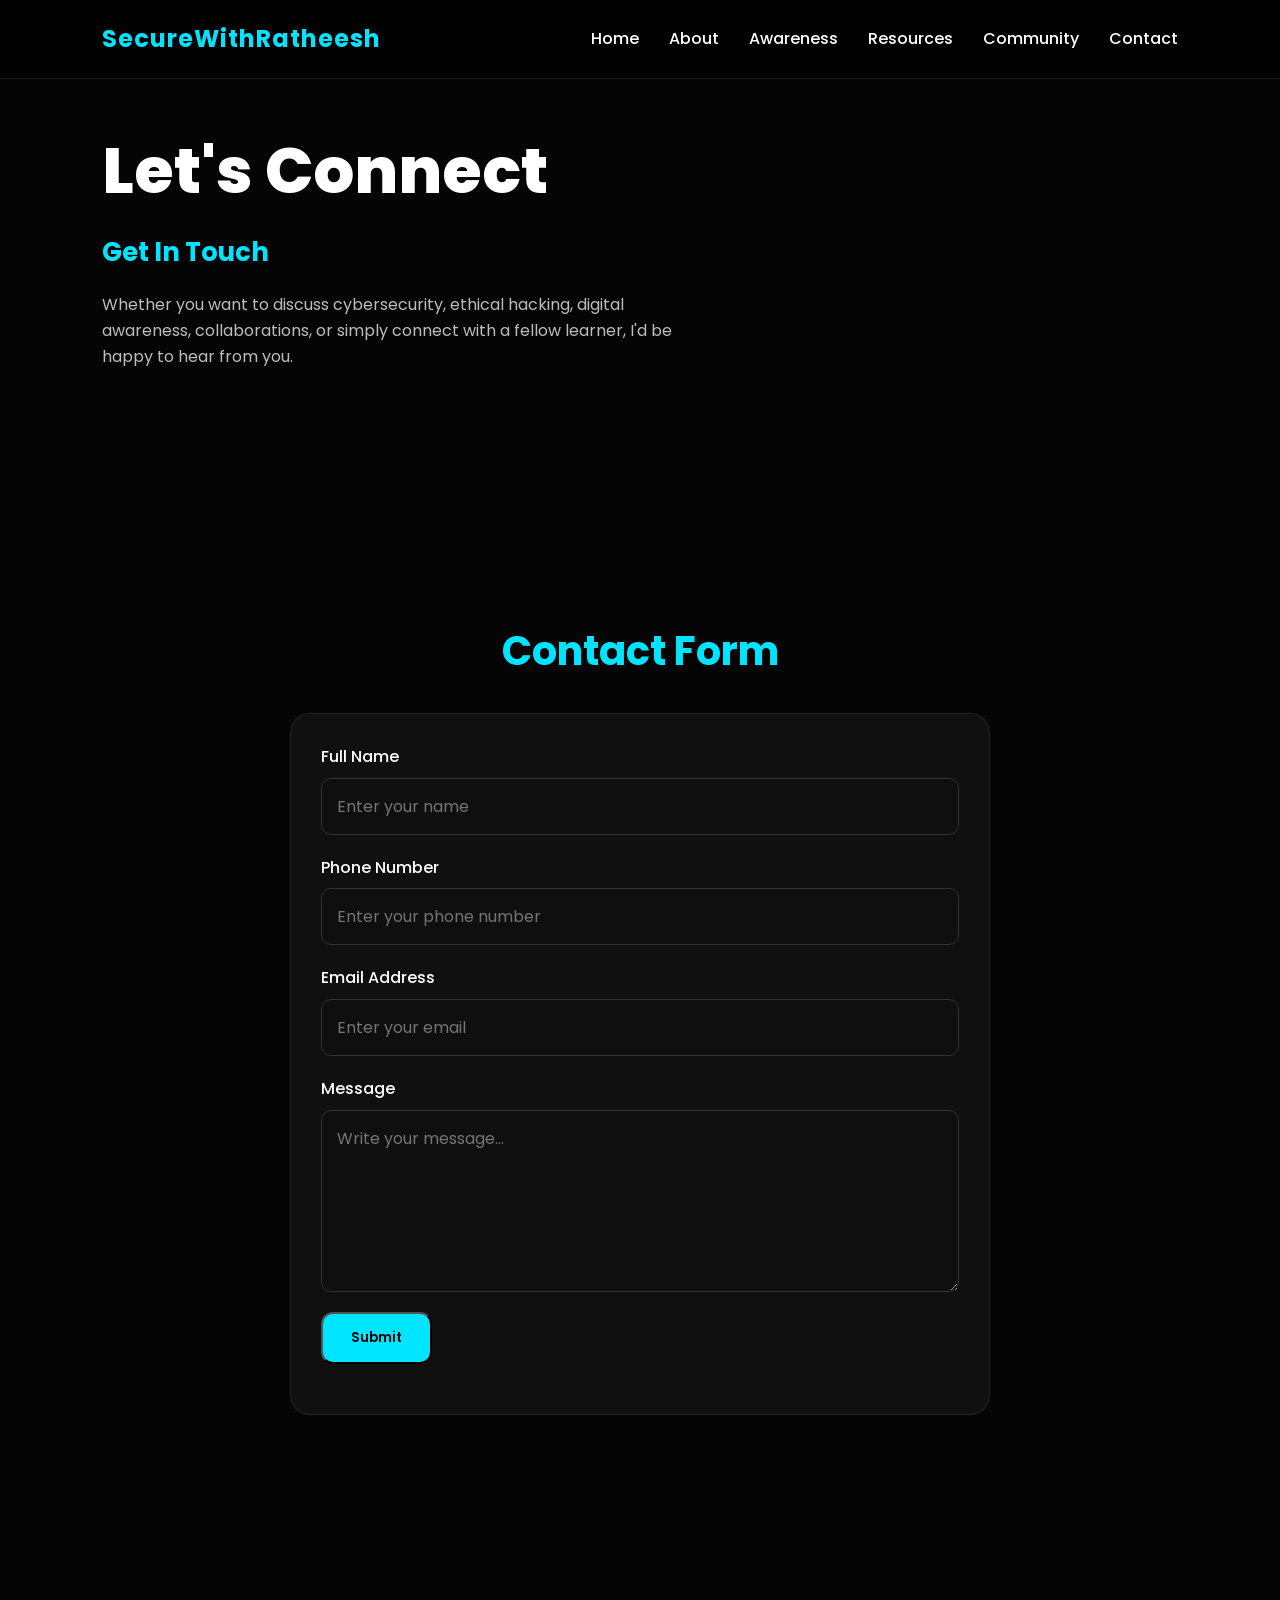
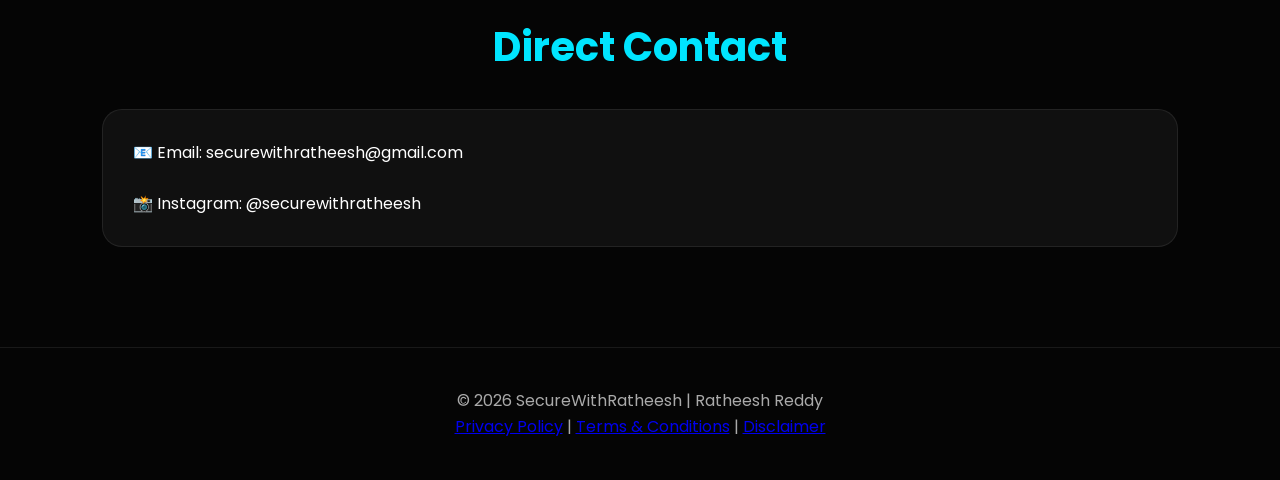
<file: contact.html>
<!DOCTYPE html>
<html lang="en">

<head>
<title>Contact Ratheesh Reddy | SecureWithRatheesh</title>
<meta charset="UTF-8">
<meta name="viewport" content="width=device-width, initial-scale=1.0">
<meta name="theme-color" content="#00e5ff">

<title>Contact | SecureWithRatheesh</title>

<link rel="stylesheet" href="style.css">

<link href="https://fonts.googleapis.com/css2?family=Poppins:wght@300;400;500;600;700;800&display=swap" rel="stylesheet">

</head>

<body>

<header>

<nav class="navbar">

<div class="logo">
SecureWithRatheesh
</div>
<div class="menu-toggle">☰</div>
<ul class="nav-links">

<li><a href="index.html">Home</a></li>

<li><a href="about.html">About</a></li>

<li><a href="awareness.html">Awareness</a></li>

<li><a href="resources.html">Resources</a></li>

<li><a href="community.html">Community</a></li>

<li><a href="contact.html">Contact</a></li>

</ul>
</nav>

</header>

<section class="hero" style="min-height:50vh;">

<div class="hero-left">

<h1>Let's Connect</h1>

<h2>Get In Touch</h2>

<p>

Whether you want to discuss cybersecurity,
ethical hacking, digital awareness, collaborations,
or simply connect with a fellow learner,
I'd be happy to hear from you.

</p>

</div>

</section>

<section class="section">

<h2>Contact Form</h2>

<div class="card" style="max-width:700px;margin:auto;">

<form id="contactForm">

<div class="form-group">

<label>Full Name</label>

<input
type="text"
id="name"
name="name"
placeholder="Enter your name"
required
maxlength="50">

</div>

<div class="form-group">

<label>Phone Number</label>

<input
type="tel"
id="phone"
name="phone"
placeholder="Enter your phone number"
required
maxlength="15">

</div>

<div class="form-group">

<label>Email Address</label>

<input
type="email"
id="email"
name="email"
placeholder="Enter your email"
required
maxlength="100">

</div>

<div class="form-group">

<label>Message</label>

<textarea
id="message"
name="message"
rows="6"
placeholder="Write your message..."
maxlength="1000"
required></textarea>

</div>

<button
type="submit"
class="btn-primary">

Submit

</button>

</form>

<div id="responseMessage"></div>

</div>

</section>

<section class="section">

<h2>Direct Contact</h2>

<div class="card">

<p>
📧 Email:
securewithratheesh@gmail.com
</p>

<br>

<p>
📸 Instagram:
@securewithratheesh
</p>

</div>

</section>

<footer>

<p>© 2026 SecureWithRatheesh | Ratheesh Reddy</p>

<p>
<a href="privacy.html">Privacy Policy</a> |
<a href="terms.html">Terms & Conditions</a> |
<a href="disclaimer.html">Disclaimer</a>
</p>

</footer>

<script>

/* ==========================================
   GOOGLE SHEETS INTEGRATION
========================================== */

const scriptURL =
"https://script.google.com/macros/s/AKfycbxcu1Wbvy2WPFVEjOGhgCKHONyDuuVJ52vMik-HgtaFL8CjH_0SLVw-9gHDalTk59Hr/exec";

const form =
document.getElementById("contactForm");

const response =
document.getElementById("responseMessage");

form.addEventListener(
"submit",
async function(e){

e.preventDefault();

if(!validateForm()){
return;
}

const data = {

name:
document.getElementById("name").value.trim(),

phone:
document.getElementById("phone").value.trim(),

email:
document.getElementById("email").value.trim(),

message:
document.getElementById("message").value.trim()

};

response.innerHTML =
"Sending...";

try{

const result =
await fetch(scriptURL,{

method:"POST",

body:JSON.stringify(data)

});

if(result.ok){

response.innerHTML =

"<p style='color:#00e5ff;font-weight:600;'>Thank you! Your information has been submitted successfully.</p>";

form.reset();

}else{

response.innerHTML =

"<p style='color:red;'>Submission failed. Please try again.</p>";

}

}catch(error){

response.innerHTML =

"<p style='color:red;'>Network error. Please try again later.</p>";

}

});

/* ==========================================
   VALIDATION
========================================== */

function validateForm(){

const name =
document.getElementById("name").value.trim();

const phone =
document.getElementById("phone").value.trim();

const email =
document.getElementById("email").value.trim();

if(name.length < 3){

alert("Please enter a valid name.");

return false;

}

const phoneRegex =
/^[0-9]{10}$/;

if(!phoneRegex.test(phone)){

alert("Please enter a valid 10-digit phone number.");

return false;

}

const emailRegex =
/^[^\s@]+@[^\s@]+\.[^\s@]+$/;

if(!emailRegex.test(email)){

alert("Please enter a valid email address.");

return false;

}

return true;

}
</script>

<button id="topBtn" title="Go to top">
↑
</button>

<script src="script.js"></script>
</body>

</html>
</file>
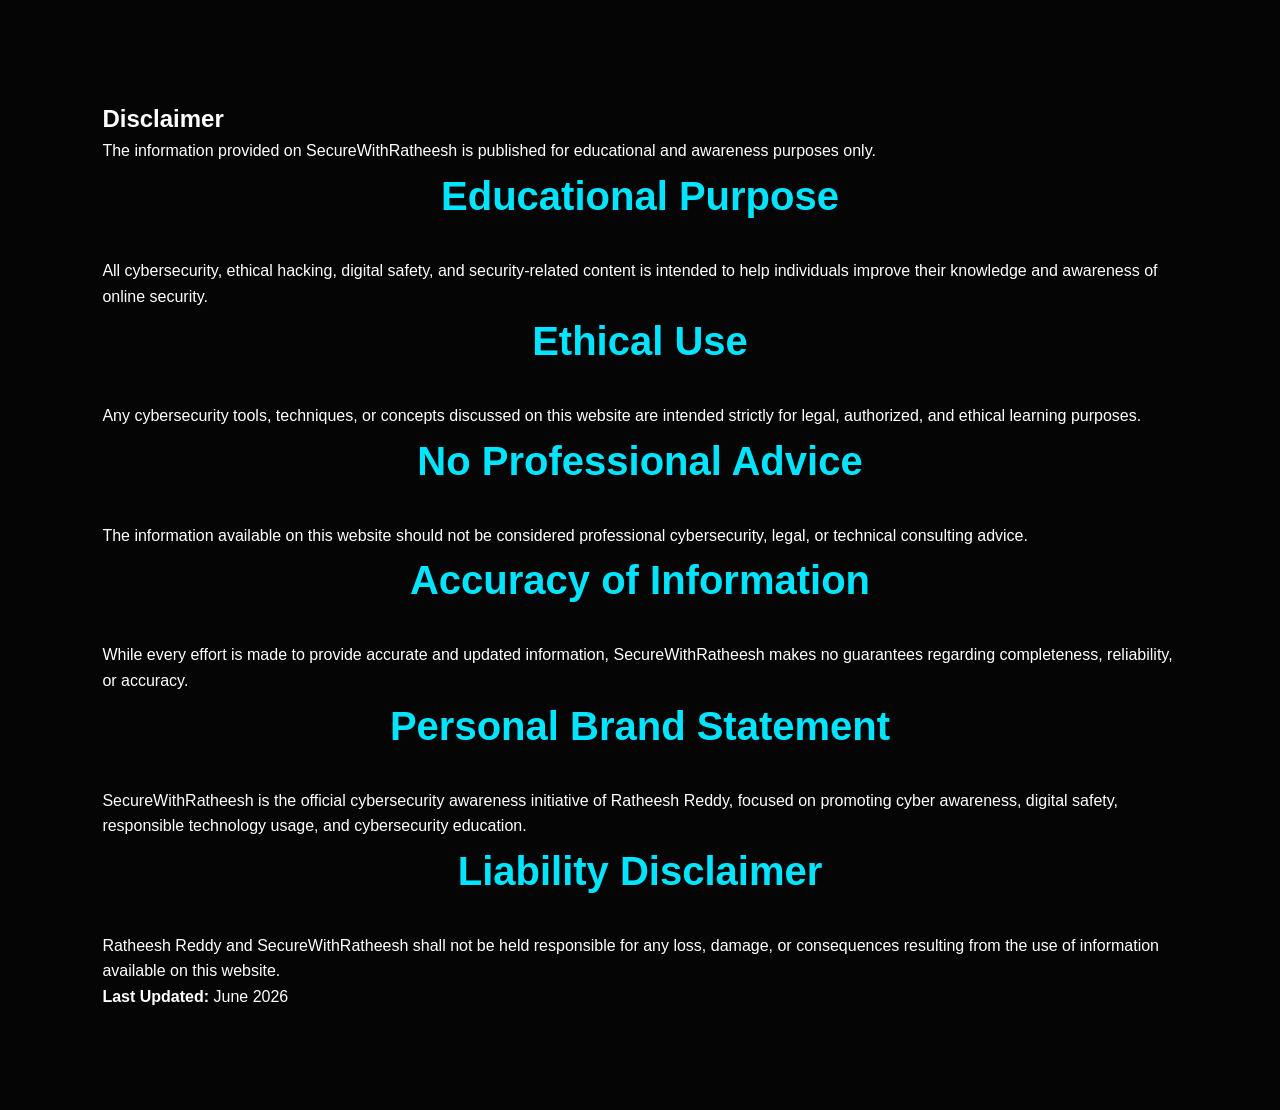
<file: disclaimer.html>
<!DOCTYPE html>
<html lang="en">
<head>
<meta charset="UTF-8">
<meta name="viewport" content="width=device-width, initial-scale=1.0">

<title>Disclaimer | SecureWithRatheesh</title>

<meta name="description" content="Disclaimer for SecureWithRatheesh by Ratheesh Reddy.">

<link rel="stylesheet" href="style.css">
</head>

<body>

<section class="section">

<h1>Disclaimer</h1>

<p>
The information provided on SecureWithRatheesh is published for educational and awareness purposes only.
</p>

<h2>Educational Purpose</h2>

<p>
All cybersecurity, ethical hacking, digital safety, and security-related content is intended to help individuals improve their knowledge and awareness of online security.
</p>

<h2>Ethical Use</h2>

<p>
Any cybersecurity tools, techniques, or concepts discussed on this website are intended strictly for legal, authorized, and ethical learning purposes.
</p>

<h2>No Professional Advice</h2>

<p>
The information available on this website should not be considered professional cybersecurity, legal, or technical consulting advice.
</p>

<h2>Accuracy of Information</h2>

<p>
While every effort is made to provide accurate and updated information, SecureWithRatheesh makes no guarantees regarding completeness, reliability, or accuracy.
</p>

<h2>Personal Brand Statement</h2>

<p>
SecureWithRatheesh is the official cybersecurity awareness initiative of Ratheesh Reddy, focused on promoting cyber awareness, digital safety, responsible technology usage, and cybersecurity education.
</p>

<h2>Liability Disclaimer</h2>

<p>
Ratheesh Reddy and SecureWithRatheesh shall not be held responsible for any loss, damage, or consequences resulting from the use of information available on this website.
</p>

<p><strong>Last Updated:</strong> June 2026</p>

</section>

</body>
</html>
</file>
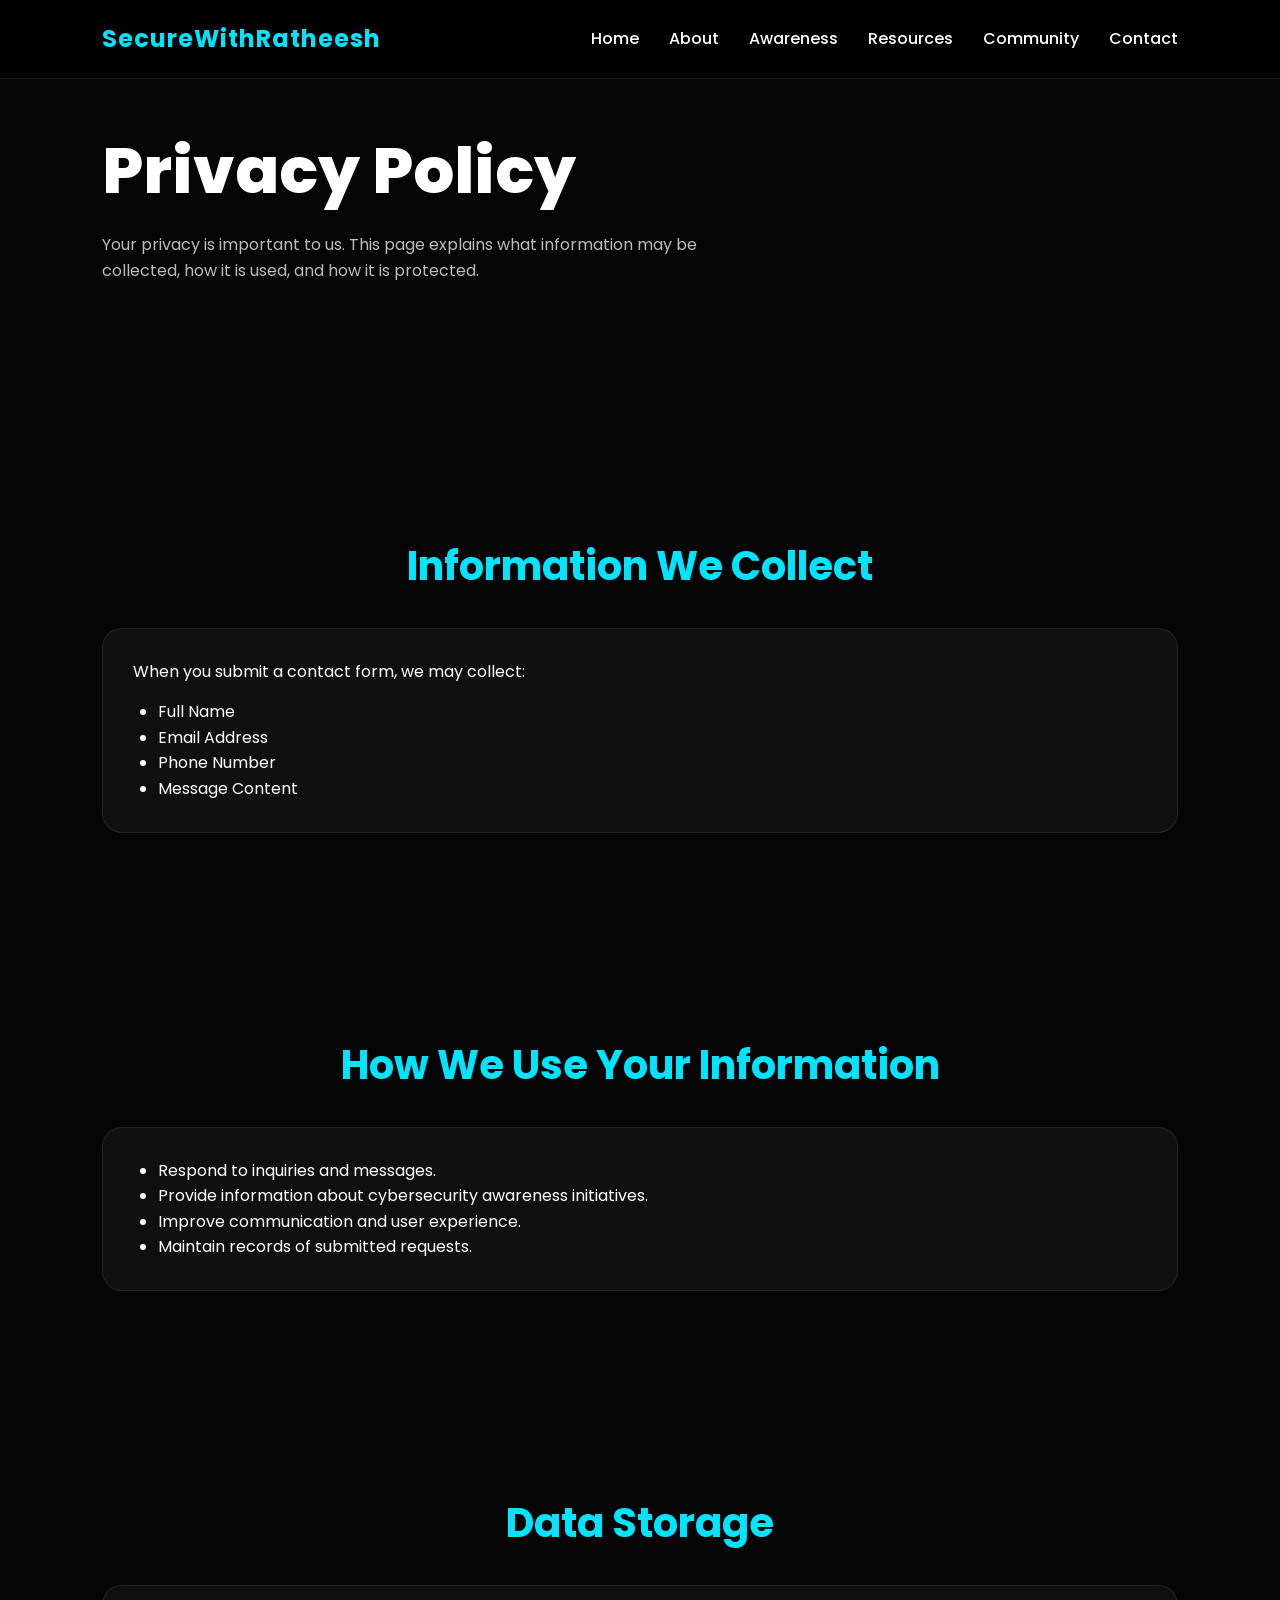
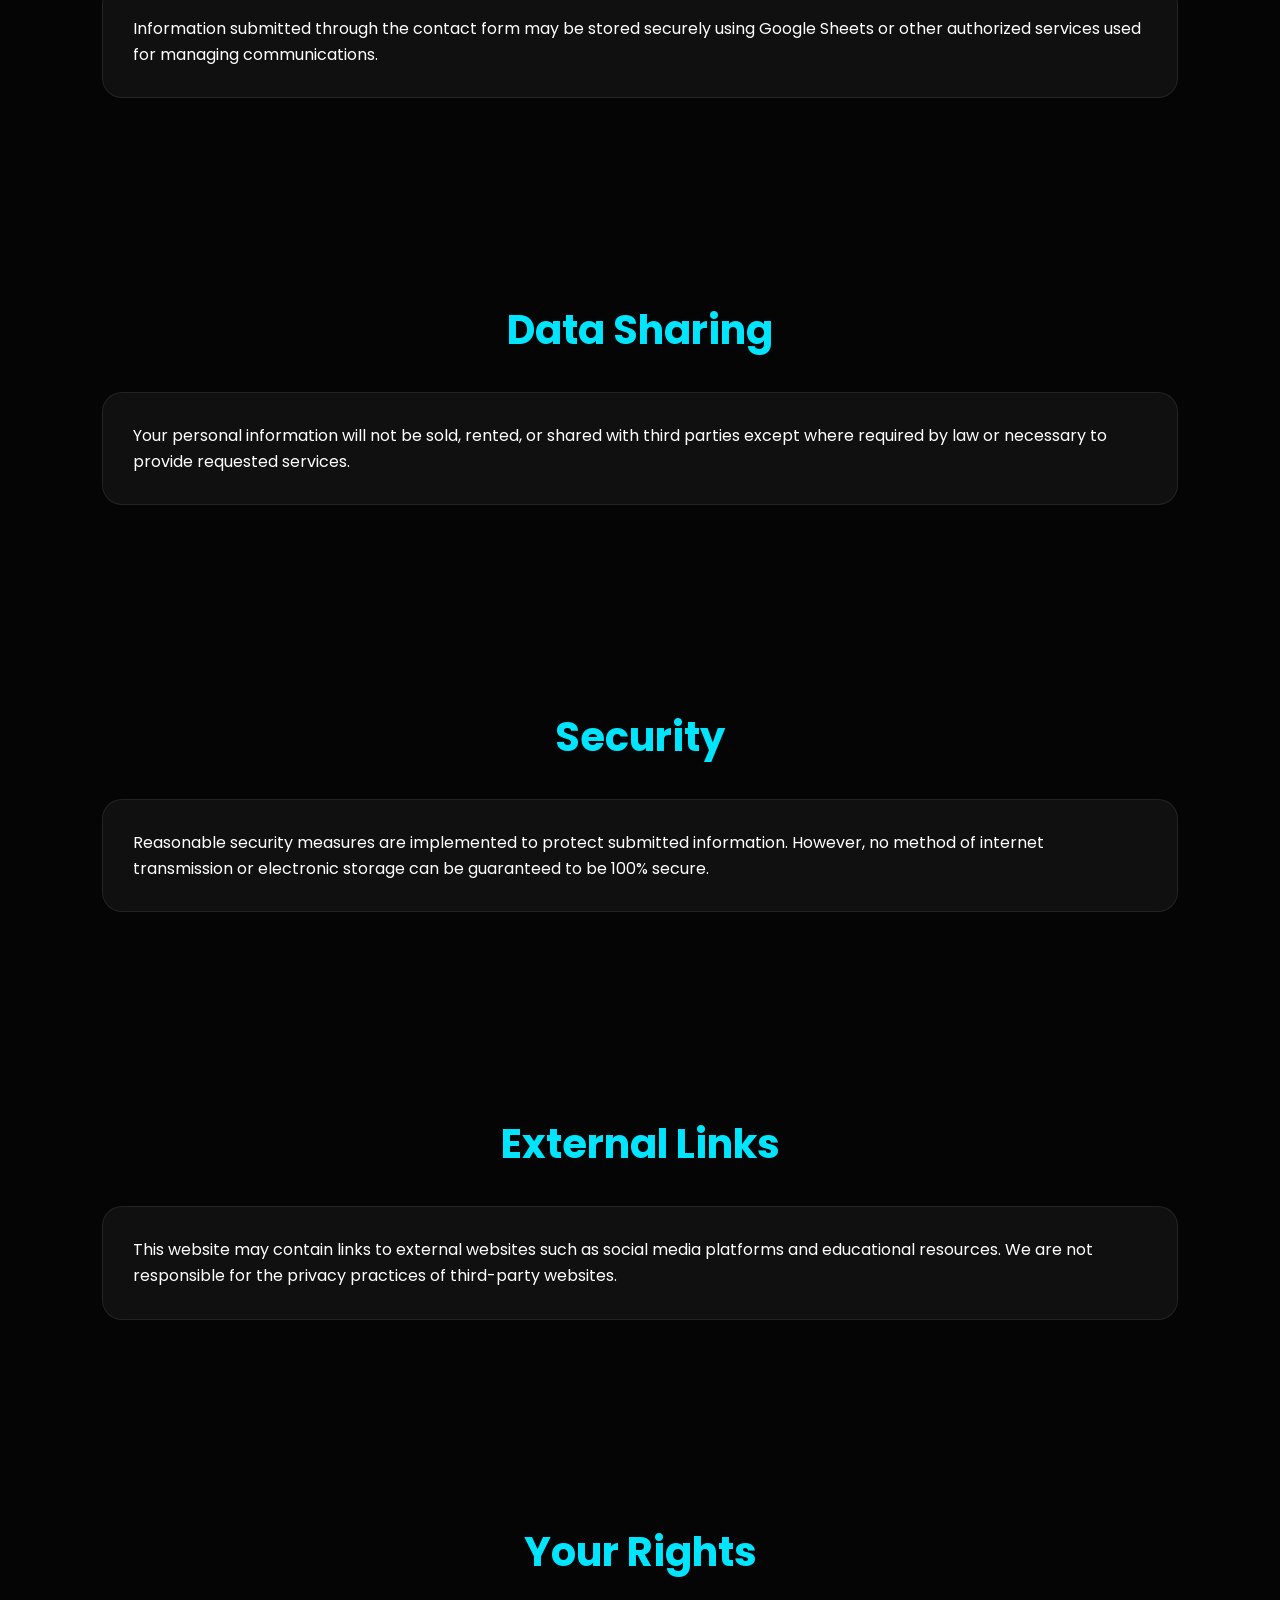
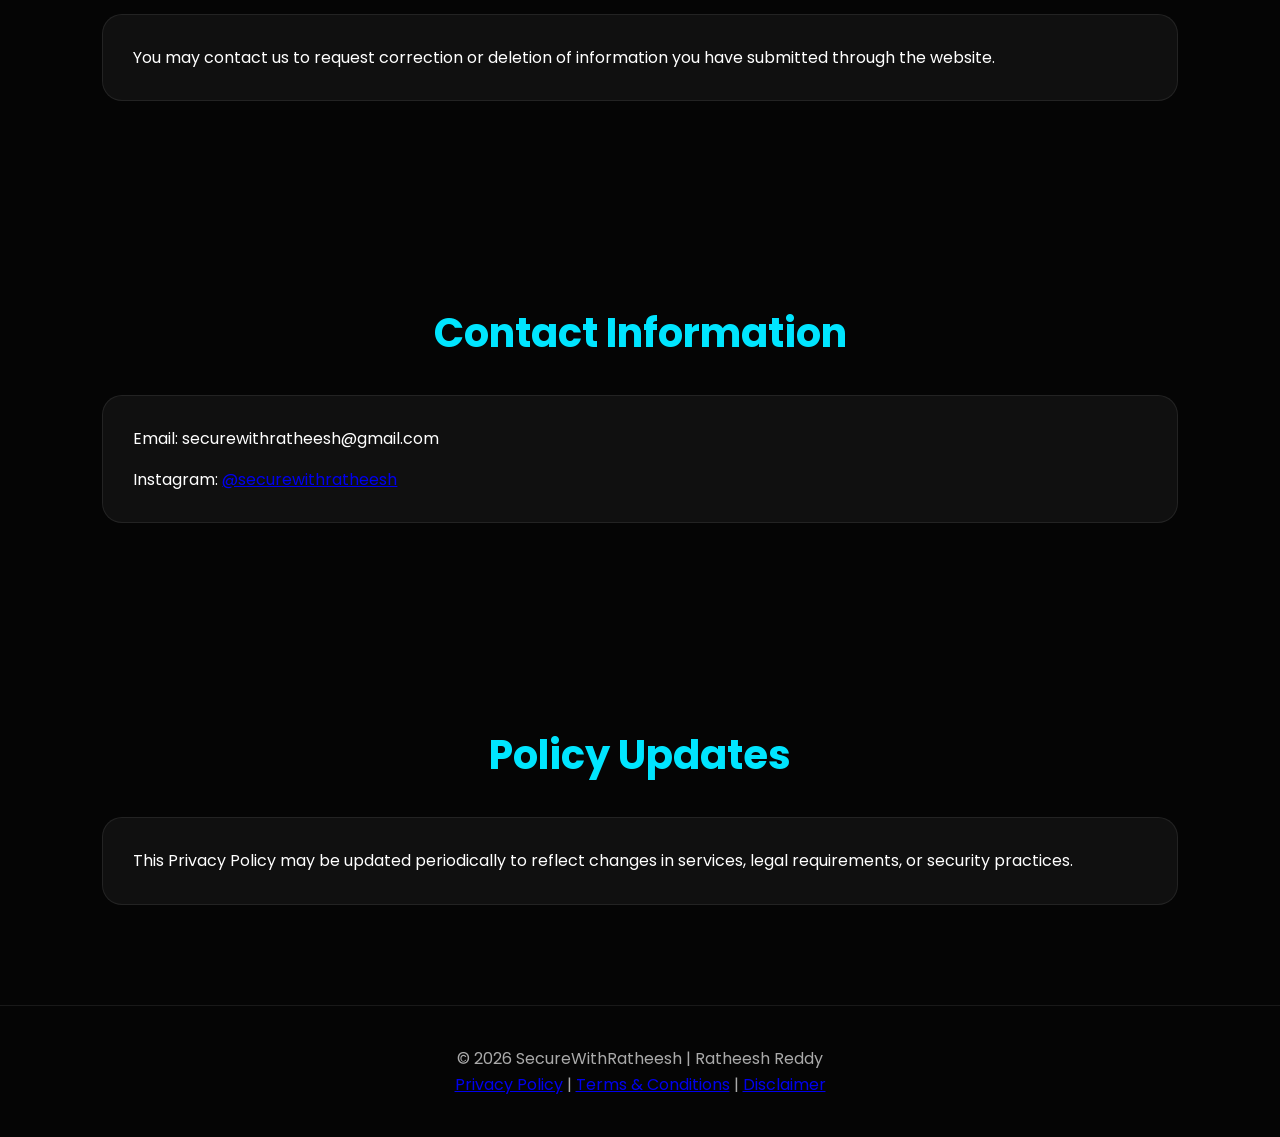
<file: privacy.html>
<!DOCTYPE html>
<html lang="en">

<head>

<meta charset="UTF-8">
<meta name="viewport" content="width=device-width, initial-scale=1.0">
<meta name="theme-color" content="#00e5ff">

<title>Privacy Policy | SecureWithRatheesh</title>

<meta name="description" content="Privacy Policy for SecureWithRatheesh. Learn how we collect, use, and protect your information.">

<meta name="author" content="Ratheesh Reddy">

<link rel="stylesheet" href="style.css">

<link href="https://fonts.googleapis.com/css2?family=Poppins:wght@300;400;500;600;700;800&display=swap" rel="stylesheet">

</head>

<body>

<header>

<nav class="navbar">

<div class="logo">
SecureWithRatheesh
</div>
<div class="menu-toggle">☰</div>
<ul class="nav-links">

<li><a href="index.html">Home</a></li>

<li><a href="about.html">About</a></li>

<li><a href="awareness.html">Awareness</a></li>

<li><a href="resources.html">Resources</a></li>

<li><a href="community.html">Community</a></li>

<li><a href="contact.html">Contact</a></li>

</ul>

</nav>

</header>

<section class="hero" style="min-height:40vh;">

<div class="hero-left">

<h1>Privacy Policy</h1>

<p>

Your privacy is important to us. This page explains what information may be collected, how it is used, and how it is protected.

</p>

</div>

</section>

<section class="section">

<h2>Information We Collect</h2>

<div class="card">

<p>
When you submit a contact form, we may collect:
</p>

<ul style="margin-top:15px; padding-left:25px;">

<li>Full Name</li>
<li>Email Address</li>
<li>Phone Number</li>
<li>Message Content</li>

</ul>

</div>

</section>

<section class="section">

<h2>How We Use Your Information</h2>

<div class="card">

<ul style="padding-left:25px;">

<li>Respond to inquiries and messages.</li>

<li>Provide information about cybersecurity awareness initiatives.</li>

<li>Improve communication and user experience.</li>

<li>Maintain records of submitted requests.</li>

</ul>

</div>

</section>

<section class="section">

<h2>Data Storage</h2>

<div class="card">

<p>

Information submitted through the contact form may be stored securely using Google Sheets or other authorized services used for managing communications.

</p>

</div>

</section>

<section class="section">

<h2>Data Sharing</h2>

<div class="card">

<p>

Your personal information will not be sold, rented, or shared with third parties except where required by law or necessary to provide requested services.

</p>

</div>

</section>

<section class="section">

<h2>Security</h2>

<div class="card">

<p>

Reasonable security measures are implemented to protect submitted information. However, no method of internet transmission or electronic storage can be guaranteed to be 100% secure.

</p>

</div>

</section>

<section class="section">

<h2>External Links</h2>

<div class="card">

<p>

This website may contain links to external websites such as social media platforms and educational resources. We are not responsible for the privacy practices of third-party websites.

</p>

</div>

</section>

<section class="section">

<h2>Your Rights</h2>

<div class="card">

<p>

You may contact us to request correction or deletion of information you have submitted through the website.

</p>

</div>

</section>

<section class="section">

<h2>Contact Information</h2>

<div class="card">

<p>

Email: securewithratheesh@gmail.com

</p>

<p style="margin-top:15px;">

Instagram:
<a
href="https://instagram.com/securewithratheesh"
target="_blank">

@securewithratheesh

</a>

</p>

</div>

</section>

<section class="section">

<h2>Policy Updates</h2>

<div class="card">

<p>

This Privacy Policy may be updated periodically to reflect changes in services, legal requirements, or security practices.

</p>

</div>

</section>

<footer>

<p>© 2026 SecureWithRatheesh | Ratheesh Reddy</p>

<p>
<a href="privacy.html">Privacy Policy</a> |
<a href="terms.html">Terms & Conditions</a> |
<a href="disclaimer.html">Disclaimer</a>
</p>

</footer>
<button id="topBtn" title="Go to top">
↑
</button>

<script src="script.js"></script>

</body>

</html>
</file>
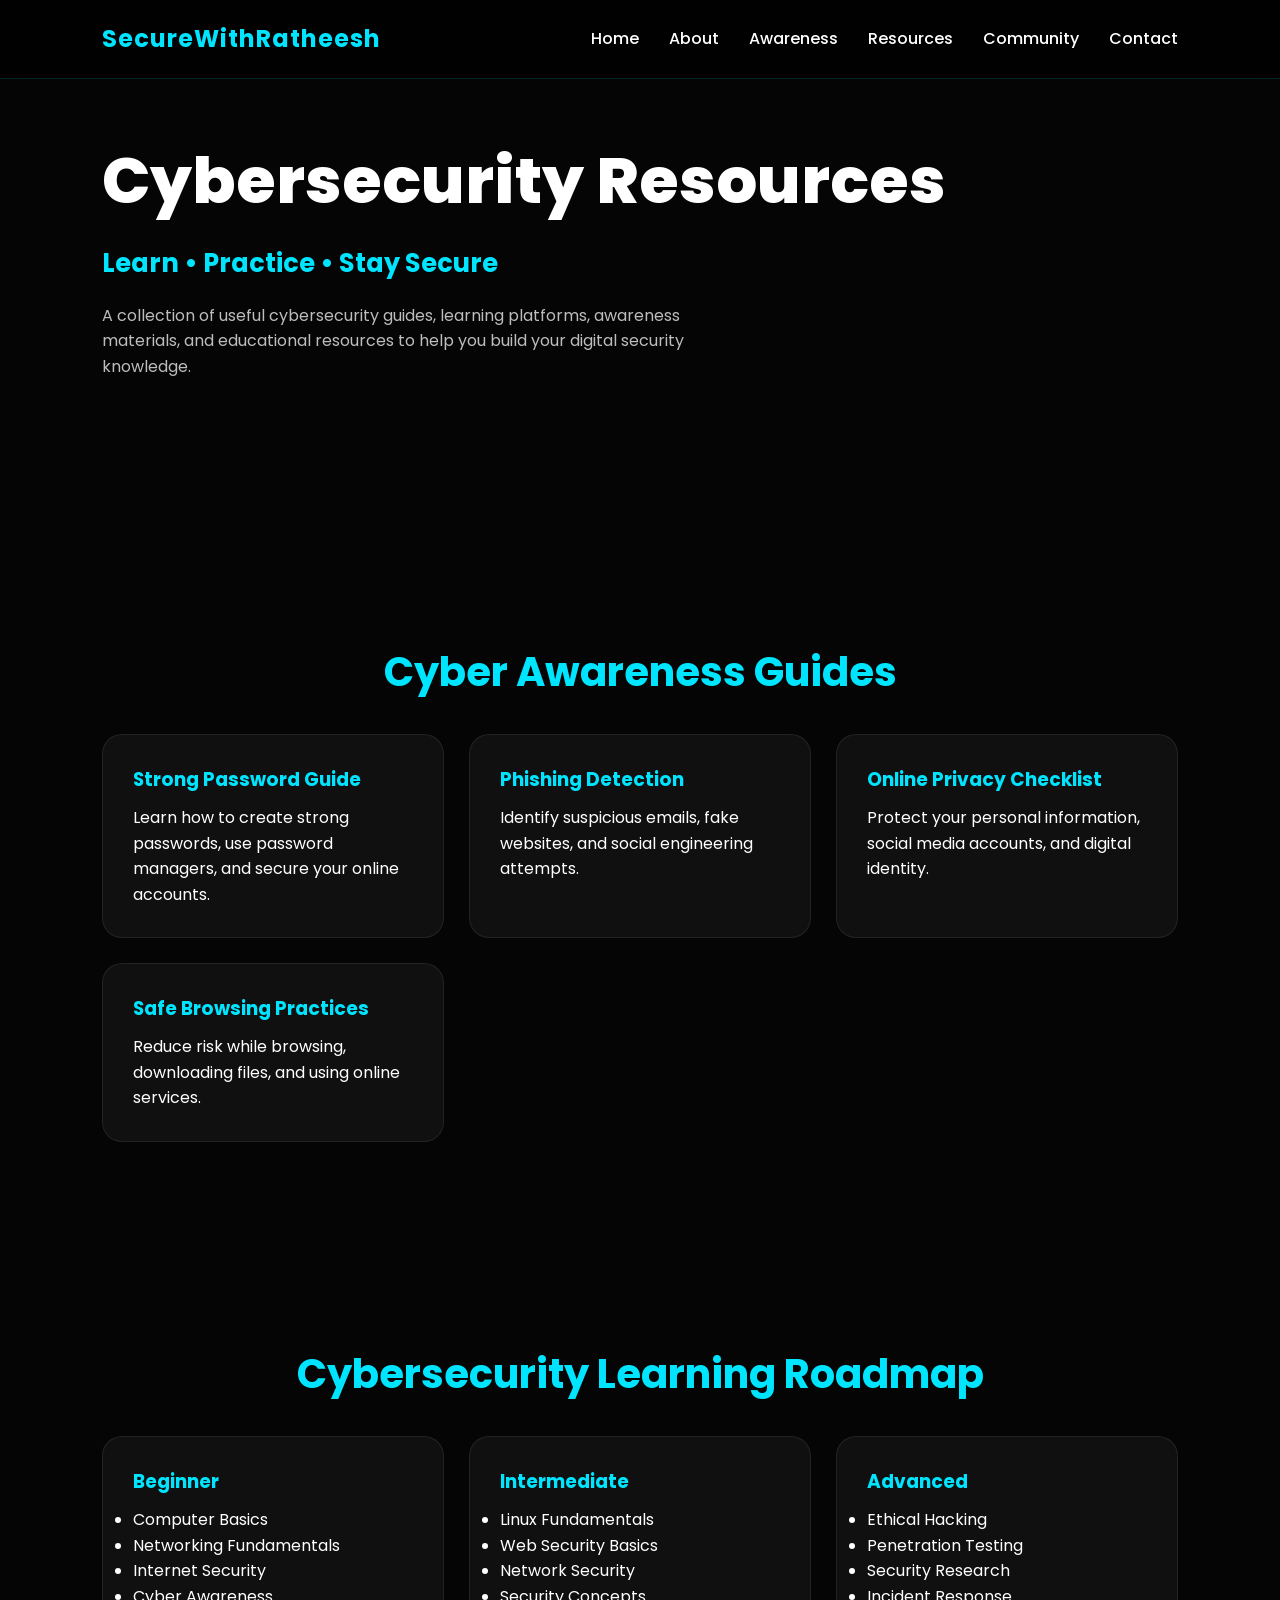
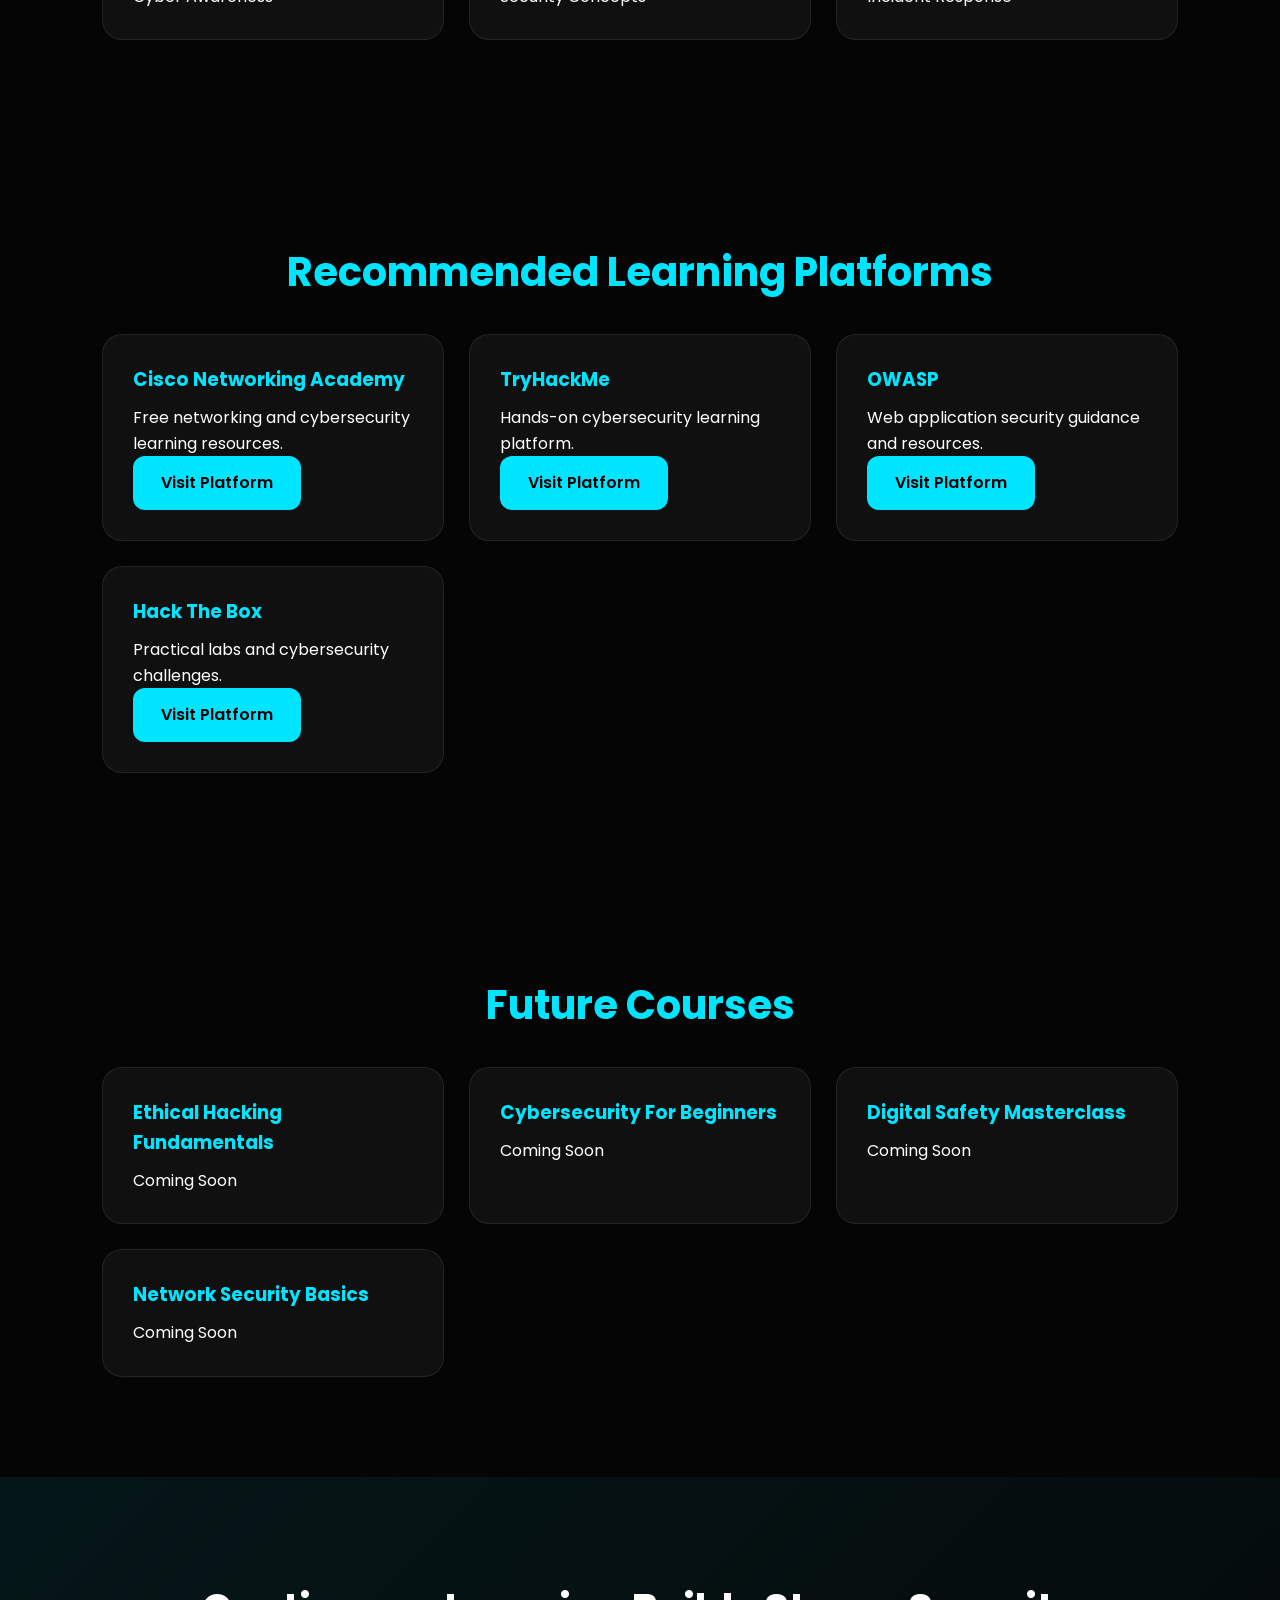
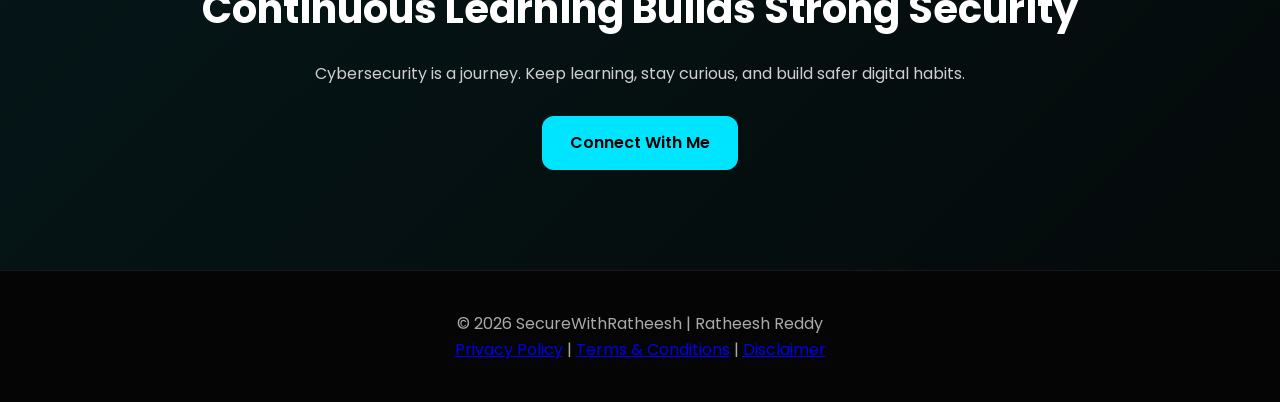
<file: resources.html>
<!DOCTYPE html>
<html lang="en">

<head>
<title>Cybersecurity Resources | SecureWithRatheesh</title>
<meta charset="UTF-8">
<meta name="viewport" content="width=device-width, initial-scale=1.0">
<meta name="theme-color" content="#00e5ff">
<title>Resources | SecureWithRatheesh</title>

<meta name="description" content="Cybersecurity resources, learning guides, awareness materials and educational content by Ratheesh Reddy.">

<meta name="keywords" content="Cyber Security, Ethical Hacking, Cyber Awareness, Digital Safety, Learning Resources">

<meta name="author" content="Ratheesh Reddy">

<link rel="stylesheet" href="style.css">

<link href="https://fonts.googleapis.com/css2?family=Poppins:wght@300;400;500;600;700;800&display=swap" rel="stylesheet">

</head>

<body>

<header>

<nav class="navbar">

<div class="logo">
SecureWithRatheesh
</div>
<div class="menu-toggle">☰</div>
<ul class="nav-links">

<li><a href="index.html">Home</a></li>

<li><a href="about.html">About</a></li>

<li><a href="awareness.html">Awareness</a></li>

<li><a href="resources.html">Resources</a></li>

<li><a href="community.html">Community</a></li>

<li><a href="contact.html">Contact</a></li>

</ul>

</nav>

</header>

<section class="hero" style="min-height:60vh;">

<div class="hero-left">

<h1>Cybersecurity Resources</h1>

<h2>Learn • Practice • Stay Secure</h2>

<p>

A collection of useful cybersecurity guides,
learning platforms, awareness materials,
and educational resources to help you build
your digital security knowledge.

</p>

</div>

</section>

<section class="section">

<h2>Cyber Awareness Guides</h2>

<div class="grid">

<div class="card">

<h3>Strong Password Guide</h3>

<p>

Learn how to create strong passwords,
use password managers,
and secure your online accounts.

</p>

</div>

<div class="card">

<h3>Phishing Detection</h3>

<p>

Identify suspicious emails,
fake websites,
and social engineering attempts.

</p>

</div>

<div class="card">

<h3>Online Privacy Checklist</h3>

<p>

Protect your personal information,
social media accounts,
and digital identity.

</p>

</div>

<div class="card">

<h3>Safe Browsing Practices</h3>

<p>

Reduce risk while browsing,
downloading files,
and using online services.

</p>

</div>

</div>

</section>

<section class="section">

<h2>Cybersecurity Learning Roadmap</h2>

<div class="grid">

<div class="card">

<h3>Beginner</h3>

<ul>

<li>Computer Basics</li>
<li>Networking Fundamentals</li>
<li>Internet Security</li>
<li>Cyber Awareness</li>

</ul>

</div>

<div class="card">

<h3>Intermediate</h3>

<ul>

<li>Linux Fundamentals</li>
<li>Web Security Basics</li>
<li>Network Security</li>
<li>Security Concepts</li>

</ul>

</div>

<div class="card">

<h3>Advanced</h3>

<ul>

<li>Ethical Hacking</li>
<li>Penetration Testing</li>
<li>Security Research</li>
<li>Incident Response</li>

</ul>

</div>

</div>

</section>

<section class="section">

<h2>Recommended Learning Platforms</h2>

<div class="grid">

<div class="card">

<h3>Cisco Networking Academy</h3>

<p>

Free networking and cybersecurity learning resources.

</p>

<a href="https://www.netacad.com"
target="_blank"
class="btn-primary">

Visit Platform

</a>

</div>

<div class="card">

<h3>TryHackMe</h3>

<p>

Hands-on cybersecurity learning platform.

</p>

<a href="https://tryhackme.com"
target="_blank"
class="btn-primary">

Visit Platform

</a>

</div>

<div class="card">

<h3>OWASP</h3>

<p>

Web application security guidance and resources.

</p>

<a href="https://owasp.org"
target="_blank"
class="btn-primary">

Visit Platform

</a>

</div>

<div class="card">

<h3>Hack The Box</h3>

<p>

Practical labs and cybersecurity challenges.

</p>

<a href="https://www.hackthebox.com"
target="_blank"
class="btn-primary">

Visit Platform

</a>

</div>

</div>

</section>

<section class="section">

<h2>Future Courses</h2>

<div class="grid">

<div class="card">

<h3>Ethical Hacking Fundamentals</h3>

<p>

Coming Soon

</p>

</div>

<div class="card">

<h3>Cybersecurity For Beginners</h3>

<p>

Coming Soon

</p>

</div>

<div class="card">

<h3>Digital Safety Masterclass</h3>

<p>

Coming Soon

</p>

</div>

<div class="card">

<h3>Network Security Basics</h3>

<p>

Coming Soon

</p>

</div>

</div>

</section>

<section class="cta">

<h2>

Continuous Learning Builds Strong Security

</h2>

<p>

Cybersecurity is a journey.
Keep learning, stay curious,
and build safer digital habits.

</p>

<a href="contact.html" class="btn-primary">

Connect With Me

</a>

</section>

<footer>

<p>© 2026 SecureWithRatheesh | Ratheesh Reddy</p>

<p>
<a href="privacy.html">Privacy Policy</a> |
<a href="terms.html">Terms & Conditions</a> |
<a href="disclaimer.html">Disclaimer</a>
</p>

</footer>
<button id="topBtn" title="Go to top">
↑
</button>
<script src="script.js"></script>

</body>

</html>
</file>
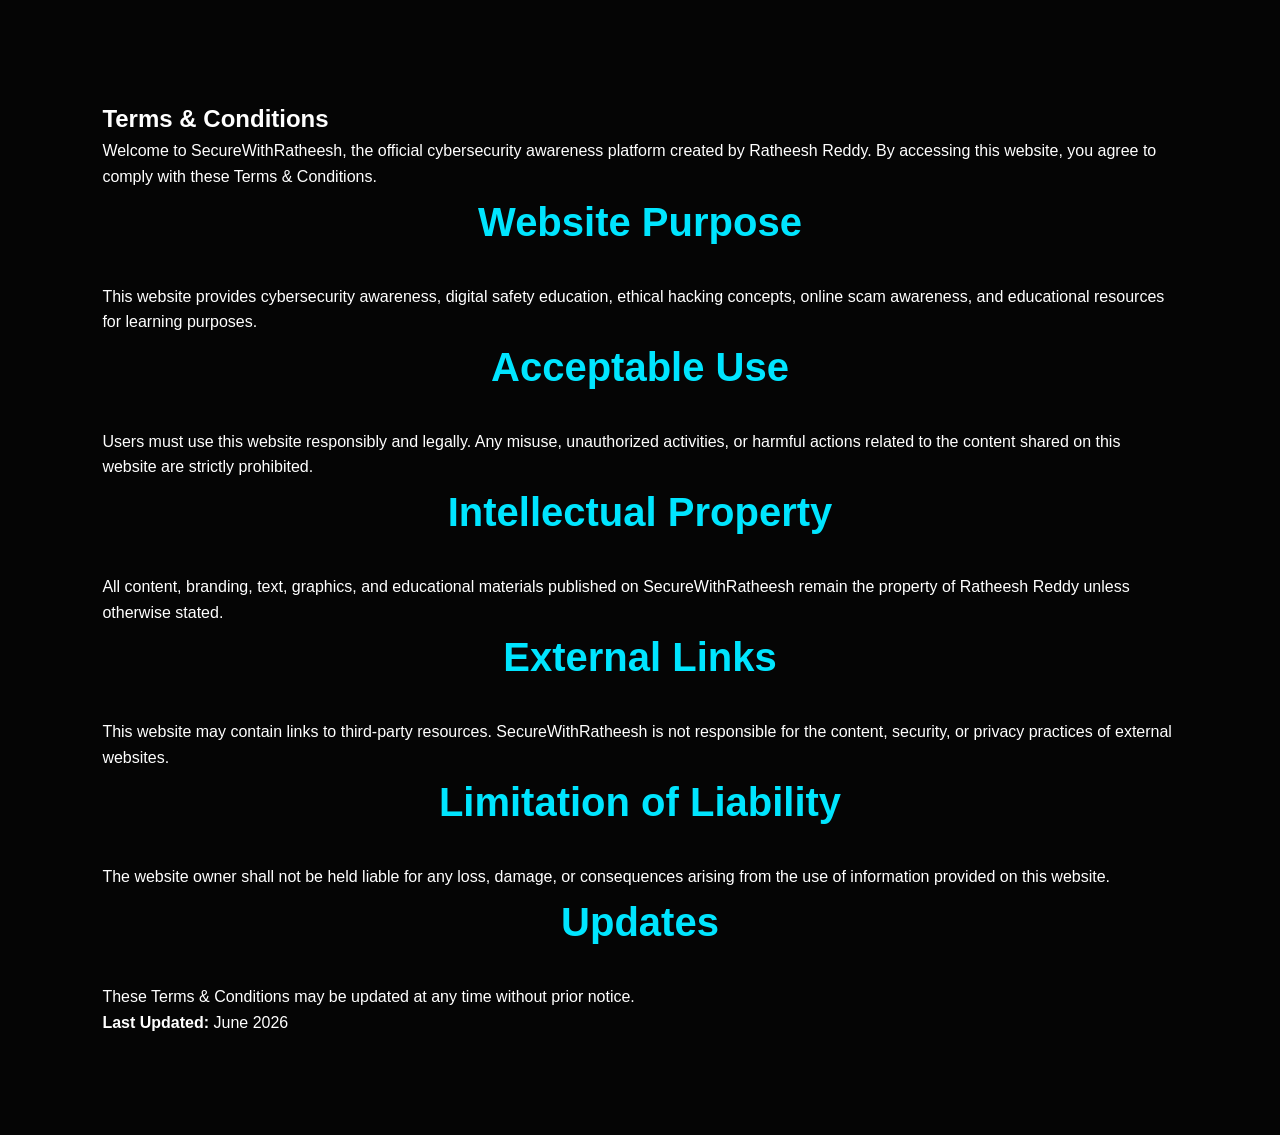
<file: terms.html>
<!DOCTYPE html>
<html lang="en">
<head>
<meta charset="UTF-8">
<meta name="viewport" content="width=device-width, initial-scale=1.0">

<title>Terms & Conditions | SecureWithRatheesh</title>

<meta name="description" content="Terms and Conditions for SecureWithRatheesh by Ratheesh Reddy.">

<link rel="stylesheet" href="style.css">
</head>

<body>

<section class="section">

<h1>Terms & Conditions</h1>

<p>
Welcome to SecureWithRatheesh, the official cybersecurity awareness platform created by Ratheesh Reddy. By accessing this website, you agree to comply with these Terms & Conditions.
</p>

<h2>Website Purpose</h2>

<p>
This website provides cybersecurity awareness, digital safety education, ethical hacking concepts, online scam awareness, and educational resources for learning purposes.
</p>

<h2>Acceptable Use</h2>

<p>
Users must use this website responsibly and legally. Any misuse, unauthorized activities, or harmful actions related to the content shared on this website are strictly prohibited.
</p>

<h2>Intellectual Property</h2>

<p>
All content, branding, text, graphics, and educational materials published on SecureWithRatheesh remain the property of Ratheesh Reddy unless otherwise stated.
</p>

<h2>External Links</h2>

<p>
This website may contain links to third-party resources. SecureWithRatheesh is not responsible for the content, security, or privacy practices of external websites.
</p>

<h2>Limitation of Liability</h2>

<p>
The website owner shall not be held liable for any loss, damage, or consequences arising from the use of information provided on this website.
</p>

<h2>Updates</h2>

<p>
These Terms & Conditions may be updated at any time without prior notice.
</p>

<p><strong>Last Updated:</strong> June 2026</p>

</section>

</body>
</html>
</file>
<file: style.css>
/* =========================
   GLOBAL SETTINGS
========================= */

*{
margin:0;
padding:0;
box-sizing:border-box;
font-family:'Poppins',sans-serif;
}

html{
scroll-behavior:smooth;
}

body{
background:#050505;
color:#fff;
overflow-x:hidden;
line-height:1.6;
}

/* =========================
   SCROLLBAR
========================= */

::-webkit-scrollbar{
width:8px;
}

::-webkit-scrollbar-track{
background:#111;
}

::-webkit-scrollbar-thumb{
background:#00e5ff;
border-radius:20px;
}

/* =========================
   NAVBAR
========================= */

.navbar{
position:fixed;
top:0;
left:0;
width:100%;
display:flex;
justify-content:space-between;
align-items:center;
padding:20px 8%;
background:rgba(0,0,0,.75);
backdrop-filter:blur(15px);
z-index:999;
border-bottom:1px solid rgba(0,229,255,.15);
}

.logo{
font-size:1.5rem;
font-weight:700;
color:#00e5ff;
letter-spacing:1px;
}

.nav-links{
display:flex;
gap:30px;
list-style:none;
}

.nav-links a{
text-decoration:none;
color:white;
font-weight:500;
transition:.3s;
}

.nav-links a:hover{
color:#00e5ff;
}

/* =========================
   HERO SECTION
========================= */

.hero{
min-height:100vh;
display:flex;
align-items:center;
justify-content:space-between;
padding:120px 8%;
gap:60px;
}

.hero-left{
flex:1;
}

.hero-left h1{
font-size:4rem;
font-weight:800;
margin-bottom:10px;
}

.hero-left h2{
color:#00e5ff;
font-size:1.6rem;
margin-bottom:20px;
height:40px;
}

.hero-left p{
color:#bdbdbd;
max-width:600px;
margin-bottom:30px;
}

.hero-right{
flex:1;
display:flex;
justify-content:center;
align-items:center;
}
.profile-container{
    width:420px;
    height:420px;
    border-radius:50%;
    overflow:hidden;
    position:relative;
    border:10px solid #ffffff;
    background:#000;

    box-shadow:
        0 0 20px rgba(255,255,255,1),
        0 0 40px rgba(255,255,255,0.9),
        0 0 80px rgba(255,255,255,0.7);

    animation:float 4s ease-in-out infinite;
}

.profile-image{
    width:100%;
    height:100%;
    object-fit:cover;
    object-position:center top;
    border-radius:50%;
    display:block;
}

/* =========================
   BUTTONS
========================= */

.hero-buttons{
display:flex;
gap:15px;
flex-wrap:wrap;
}

.btn-primary,
.btn-secondary{
display:inline-block;
padding:14px 28px;
border-radius:12px;
text-decoration:none;
font-weight:600;
transition:.3s;
cursor:pointer;
}

.btn-primary{
background:#00e5ff;
color:#000;
}

.btn-primary:hover{
transform:translateY(-4px);
box-shadow:0 10px 30px rgba(0,229,255,.3);
}

.btn-secondary{
border:1px solid #00e5ff;
color:#fff;
}

.btn-secondary:hover{
background:#00e5ff;
color:#000;
}

/* =========================
   SECTIONS
========================= */

.section{
padding:100px 8%;
}

.section h2{
font-size:2.5rem;
margin-bottom:30px;
color:#00e5ff;
text-align:center;
}

.card{
background:#101010;
border:1px solid rgba(255,255,255,.08);
padding:30px;
border-radius:20px;
transition:.3s;
}

.card:hover{
transform:translateY(-5px);
border-color:#00e5ff;
box-shadow:0 0 30px rgba(0,229,255,.15);
}

.grid{
display:grid;
grid-template-columns:repeat(auto-fit,minmax(260px,1fr));
gap:25px;
}

.card h3{
margin-bottom:10px;
color:#00e5ff;
}

/* =========================
   CTA SECTION
========================= */

.cta{
padding:100px 8%;
text-align:center;
background:linear-gradient(
135deg,
rgba(0,229,255,.08),
rgba(0,229,255,.02)
);
}

.cta h2{
font-size:2.5rem;
margin-bottom:20px;
}

.cta p{
max-width:700px;
margin:auto;
margin-bottom:30px;
color:#cfcfcf;
}

.cta button{
padding:15px 30px;
border:none;
border-radius:12px;
background:#00e5ff;
font-size:1rem;
font-weight:600;
cursor:pointer;
transition:.3s;
}

.cta button:hover{
transform:translateY(-4px);
}

/* =========================
   MODAL
========================= */

.modal{
display:none;
position:fixed;
z-index:9999;
left:0;
top:0;
width:100%;
height:100%;
background:rgba(0,0,0,.8);
}

.modal-content{
background:#111;
margin:10% auto;
padding:30px;
width:90%;
max-width:500px;
border-radius:20px;
text-align:center;
border:1px solid rgba(0,229,255,.3);
}

.modal-content h2{
margin-bottom:15px;
color:#00e5ff;
}

.modal-content p{
margin-bottom:20px;
color:#cfcfcf;
}

.close{
float:right;
font-size:30px;
cursor:pointer;
}

/* =========================
   FOOTER
========================= */

footer{
padding:40px;
text-align:center;
border-top:1px solid rgba(255,255,255,.08);
color:#aaa;
}

/* =========================
   MOBILE RESPONSIVE
========================= */

@media(max-width:900px){

.hero{
flex-direction:column-reverse;
text-align:center;
padding-top:150px;
}

.hero-left h1{
font-size:2.8rem;
}

.hero-left h2{
font-size:1.2rem;
}

.hero-buttons{
justify-content:center;
}

@media(max-width:900px){
    .profile-container{
        width:320px;
        height:320px;
    }
}

.navbar{
padding:15px 5%;
}

.nav-links{
gap:15px;
font-size:.9rem;
}

.section h2{
font-size:2rem;
}

.cta h2{
font-size:2rem;
}

}

@media(max-width:600px){

.logo{
font-size:1rem;
}

.nav-links{
gap:10px;
font-size:.8rem;
}

.hero-left h1{
font-size:2.2rem;
}

@media(max-width:600px){
    .profile-container{
        width:250px;
        height:250px;
    }
}
}

.form-group{
display:flex;
flex-direction:column;
margin-bottom:20px;
}

.form-group label{
margin-bottom:8px;
font-weight:500;
}

.form-group input,
.form-group textarea{
background:#0f0f0f;
border:1px solid #333;
padding:15px;
border-radius:10px;
color:white;
font-size:16px;
outline:none;
}

.form-group input:focus,
.form-group textarea:focus{
border-color:#00e5ff;
}

#responseMessage{
margin-top:20px;
font-size:16px;
}

.menu-toggle{
display:none;
cursor:pointer;
font-size:30px;
color:#00e5ff;
}

@media(max-width:768px){

.menu-toggle{
display:block;
}

.nav-links{
display:none;
flex-direction:column;
position:absolute;
top:80px;
right:20px;
background:#111;
padding:20px;
border-radius:15px;
width:220px;
}

.nav-links.active{
display:flex;
}

}

#topBtn{
display:none;
position:fixed;
bottom:20px;
right:20px;
z-index:999;
border:none;
outline:none;
background:#00e5ff;
color:#000;
cursor:pointer;
padding:15px 18px;
border-radius:50%;
font-size:20px;
font-weight:bold;
box-shadow:0 0 20px rgba(0,229,255,.4);
transition:.3s;
}

#topBtn:hover{
transform:translateY(-5px);
} 
/* =====================================
   SECUREWITHRATHEESH RESPONSIVE FIX
   Add at very end of style.css
===================================== */

img{
    max-width:100%;
    height:auto;
    display:block;
}

@media screen and (max-width:1024px){

    .hero{
        gap:40px;
        padding:120px 6%;
    }

    .hero-left h1{
        font-size:3rem;
    }

    .profile-container{
        width:320px !important;
        height:320px !important;
    }
}

@media screen and (max-width:768px){

    .navbar{
        padding:15px 20px !important;
    }

    .logo{
        font-size:1rem !important;
        max-width:70%;
    }

    .hero{
        flex-direction:column-reverse !important;
        text-align:center;
        justify-content:center;
        min-height:auto;
        padding:110px 20px 60px !important;
        gap:30px !important;
    }

    .hero-left h1{
        font-size:2.4rem !important;
        line-height:1.2;
    }

    .hero-left h2{
        font-size:1.1rem !important;
        height:auto !important;
    }

    .hero-left p{
        max-width:100% !important;
    }

    .hero-buttons{
        justify-content:center;
    }

    .profile-container{
        width:260px !important;
        height:260px !important;
        border-width:6px !important;
    }

    .section,
    .cta{
        padding:70px 20px !important;
    }

    .section h2,
    .cta h2{
        font-size:1.9rem !important;
    }

    .grid{
        grid-template-columns:1fr !important;
    }

    .card{
        padding:20px !important;
    }

    .nav-links{
        width:220px;
    }
}

@media screen and (max-width:480px){

    .hero{
        padding-top:95px !important;
    }

    .hero-left h1{
        font-size:2rem !important;
    }

    .hero-left h2{
        font-size:1rem !important;
    }

    .hero-left p{
        font-size:.95rem;
    }

    .profile-container{
        width:220px !important;
        height:220px !important;
    }

    .hero-buttons{
        flex-direction:column;
        align-items:center;
    }

    .btn-primary,
    .btn-secondary{
        width:100%;
        max-width:280px;
        text-align:center;
    }

    .section,
    .cta{
        padding:60px 15px !important;
    }

    .section h2,
    .cta h2{
        font-size:1.6rem !important;
    }
}
</file>
